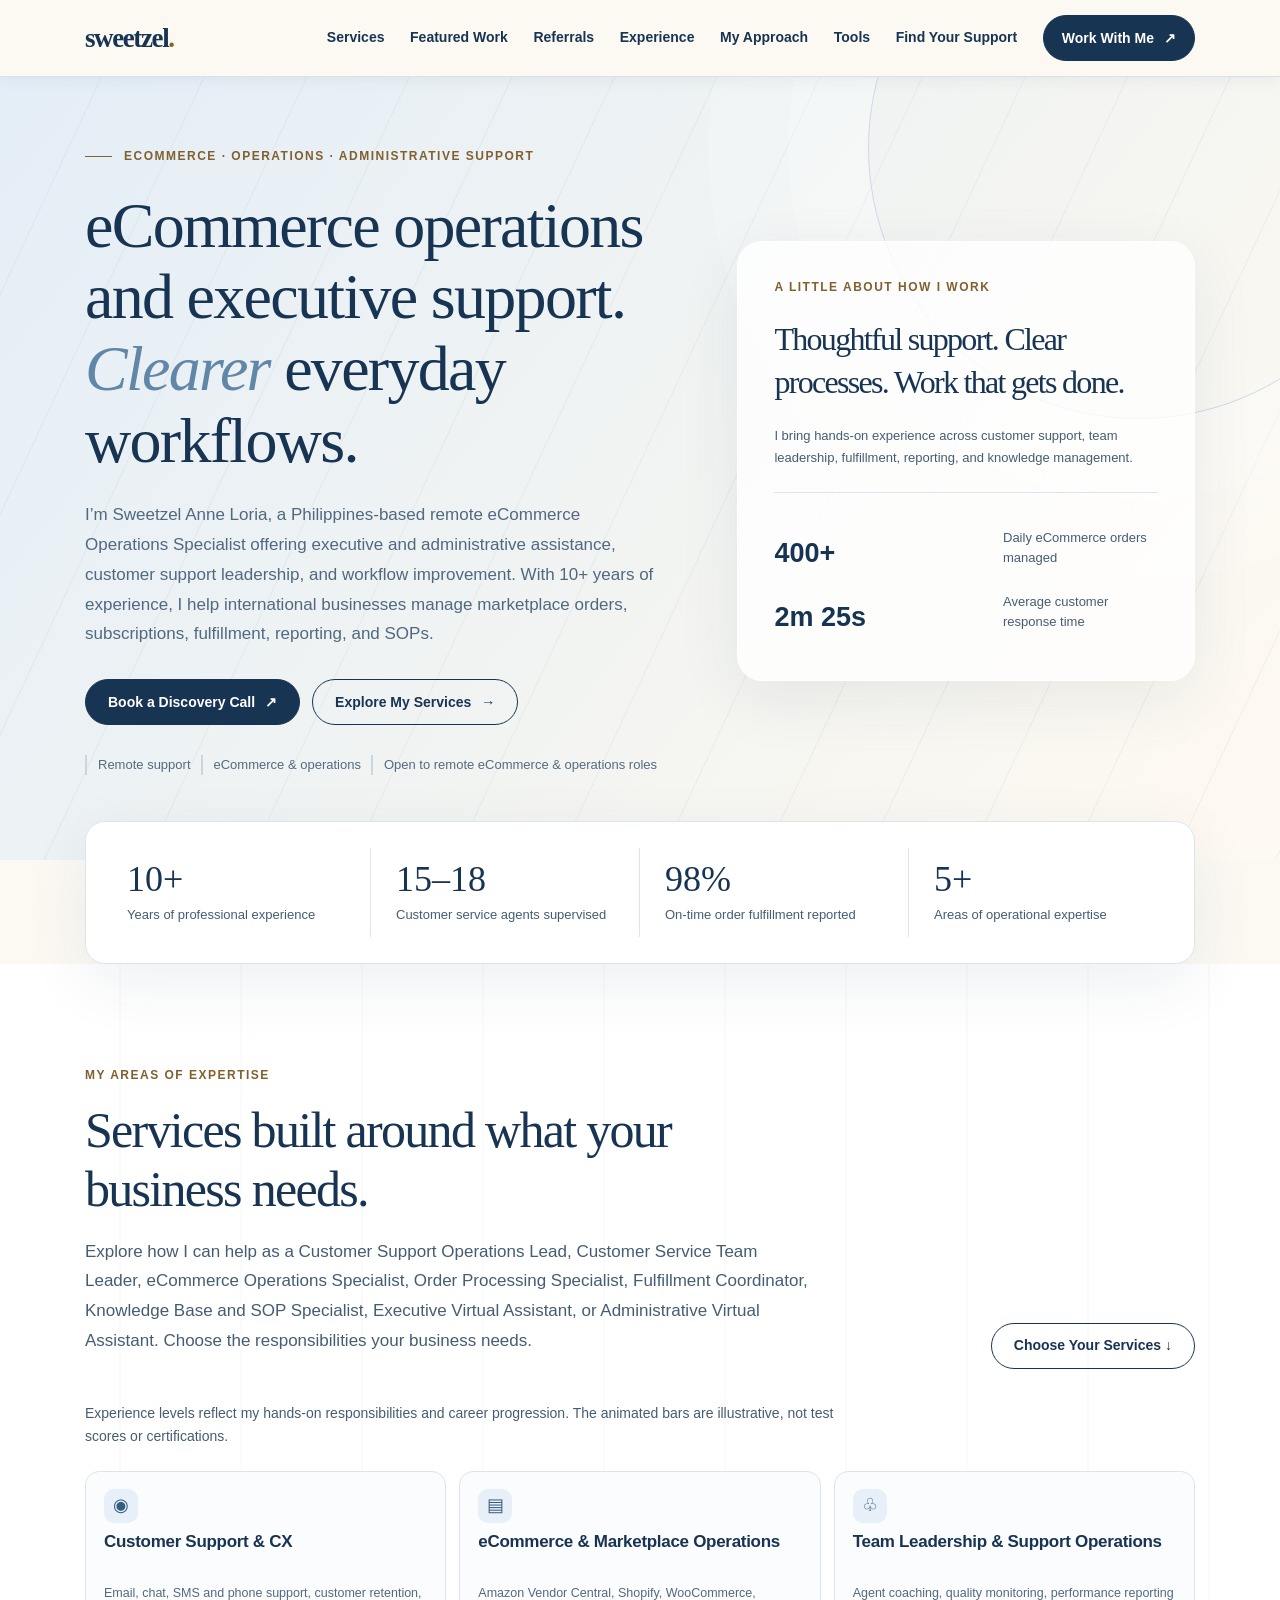
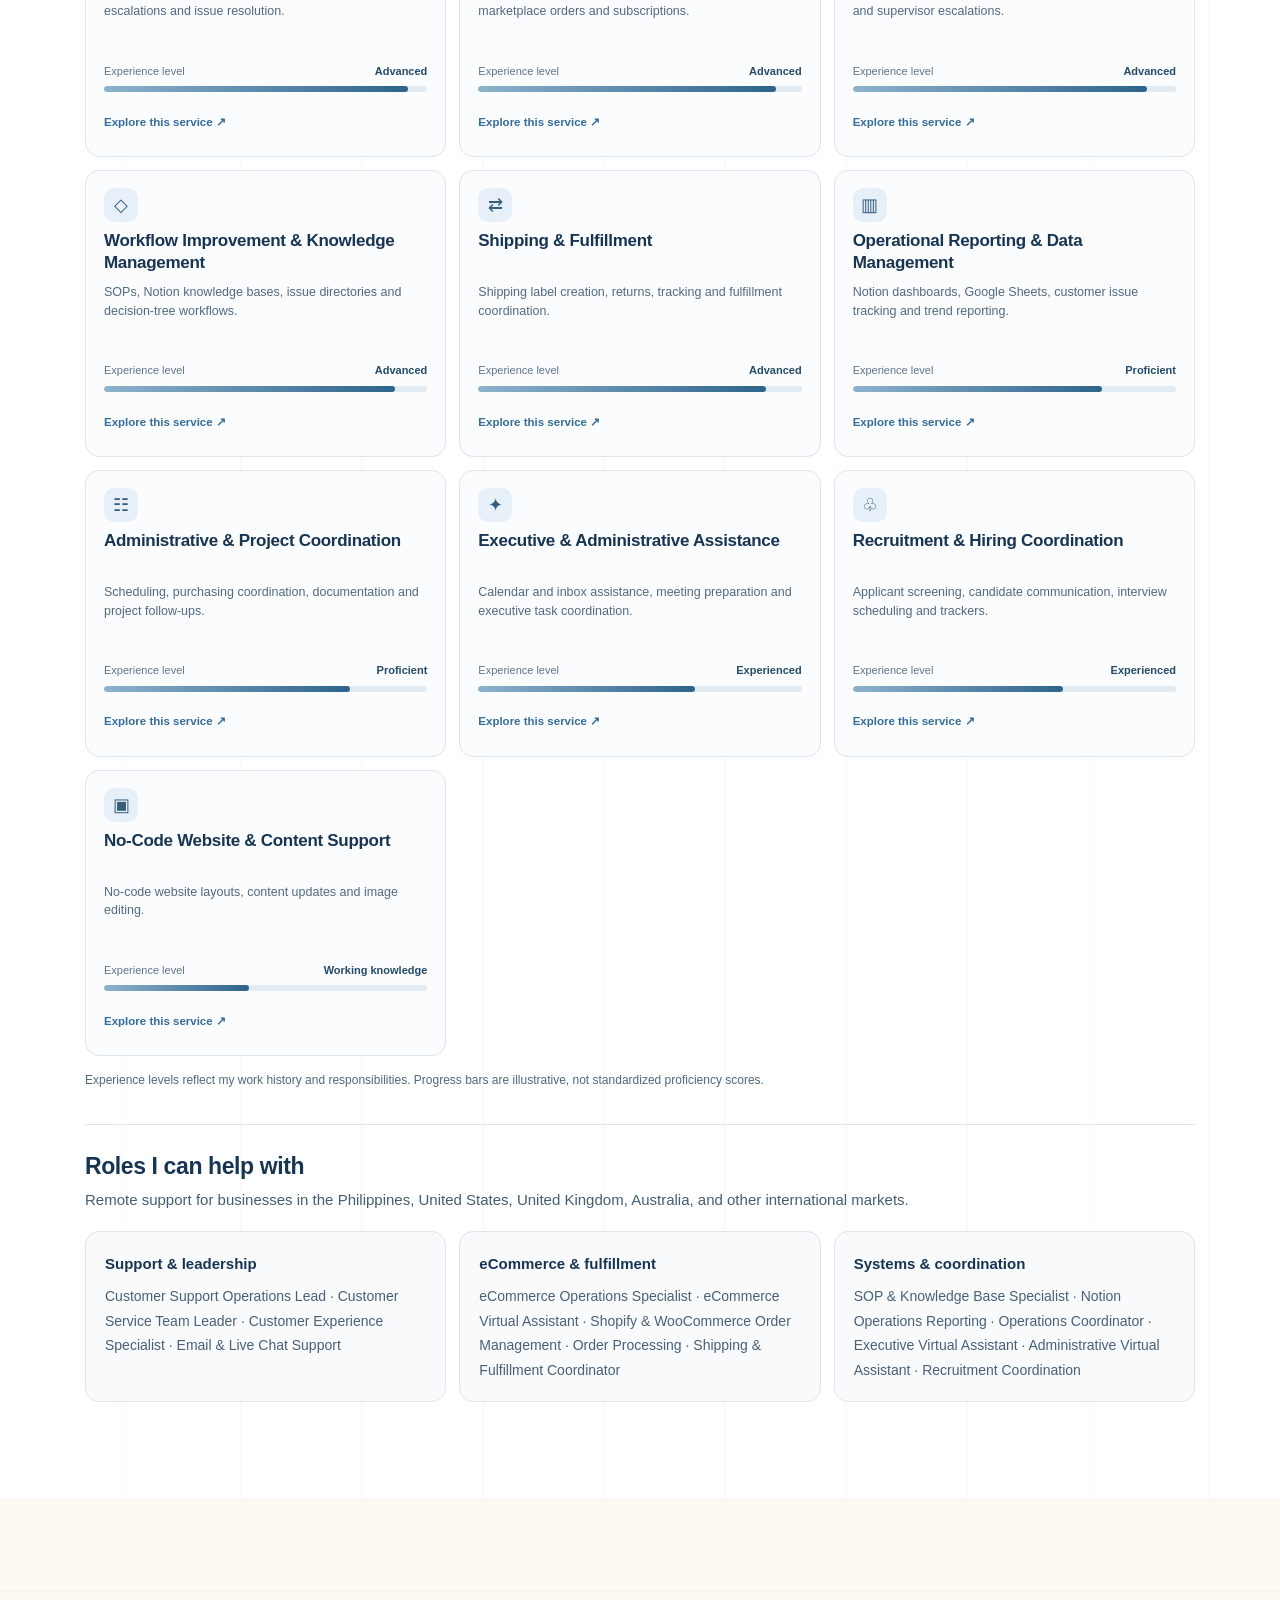
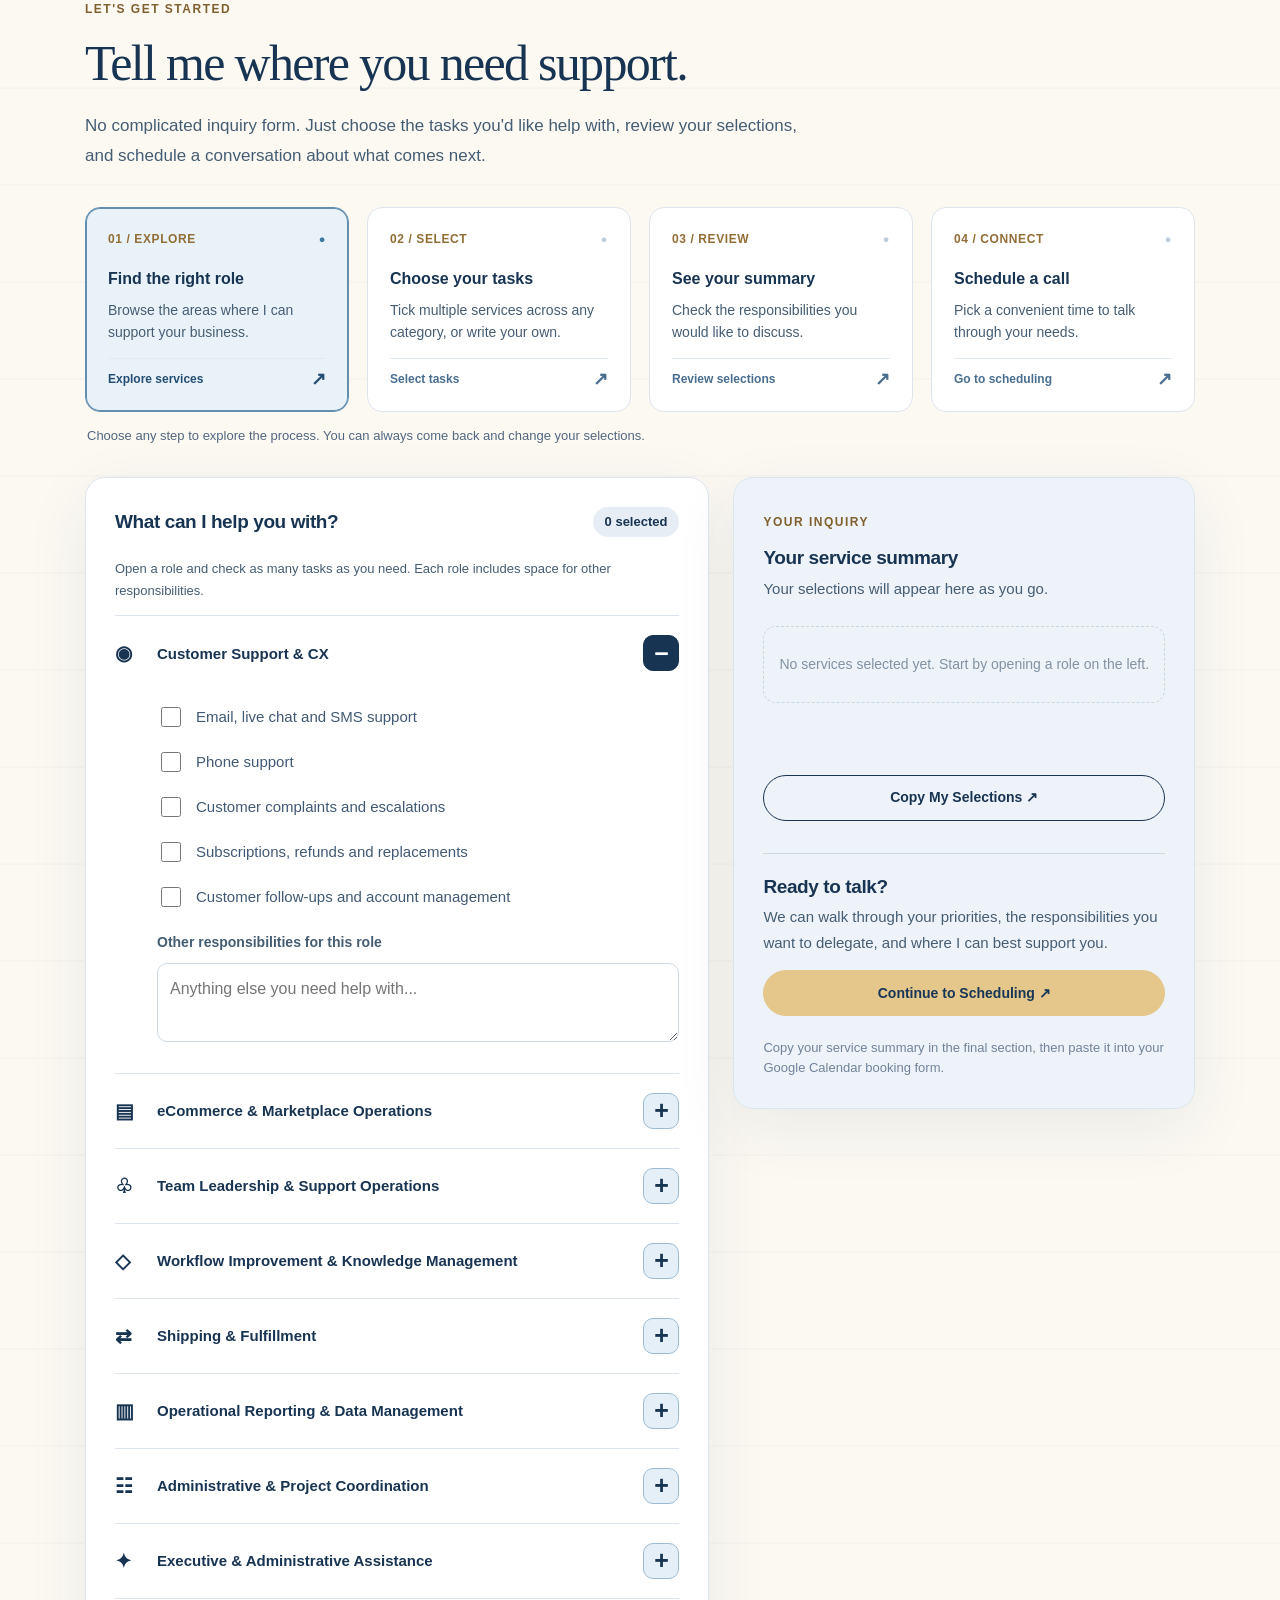
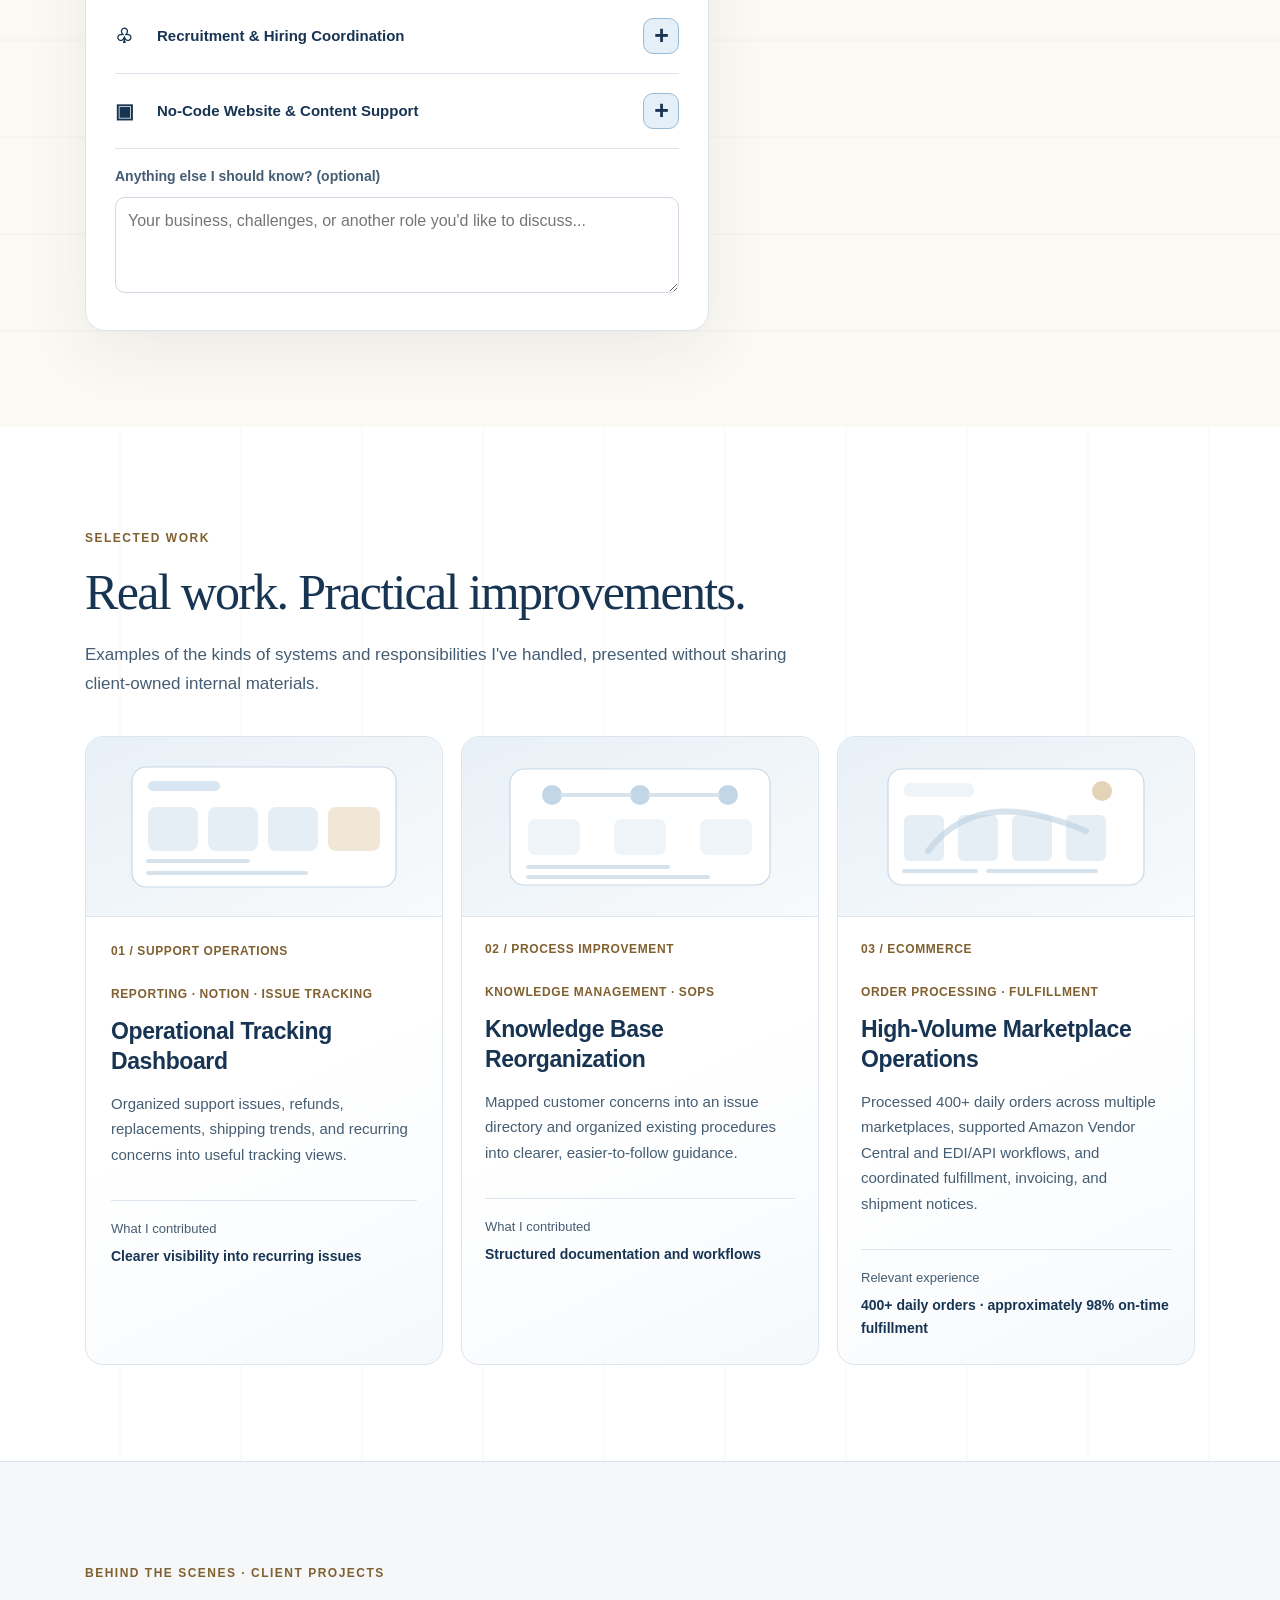
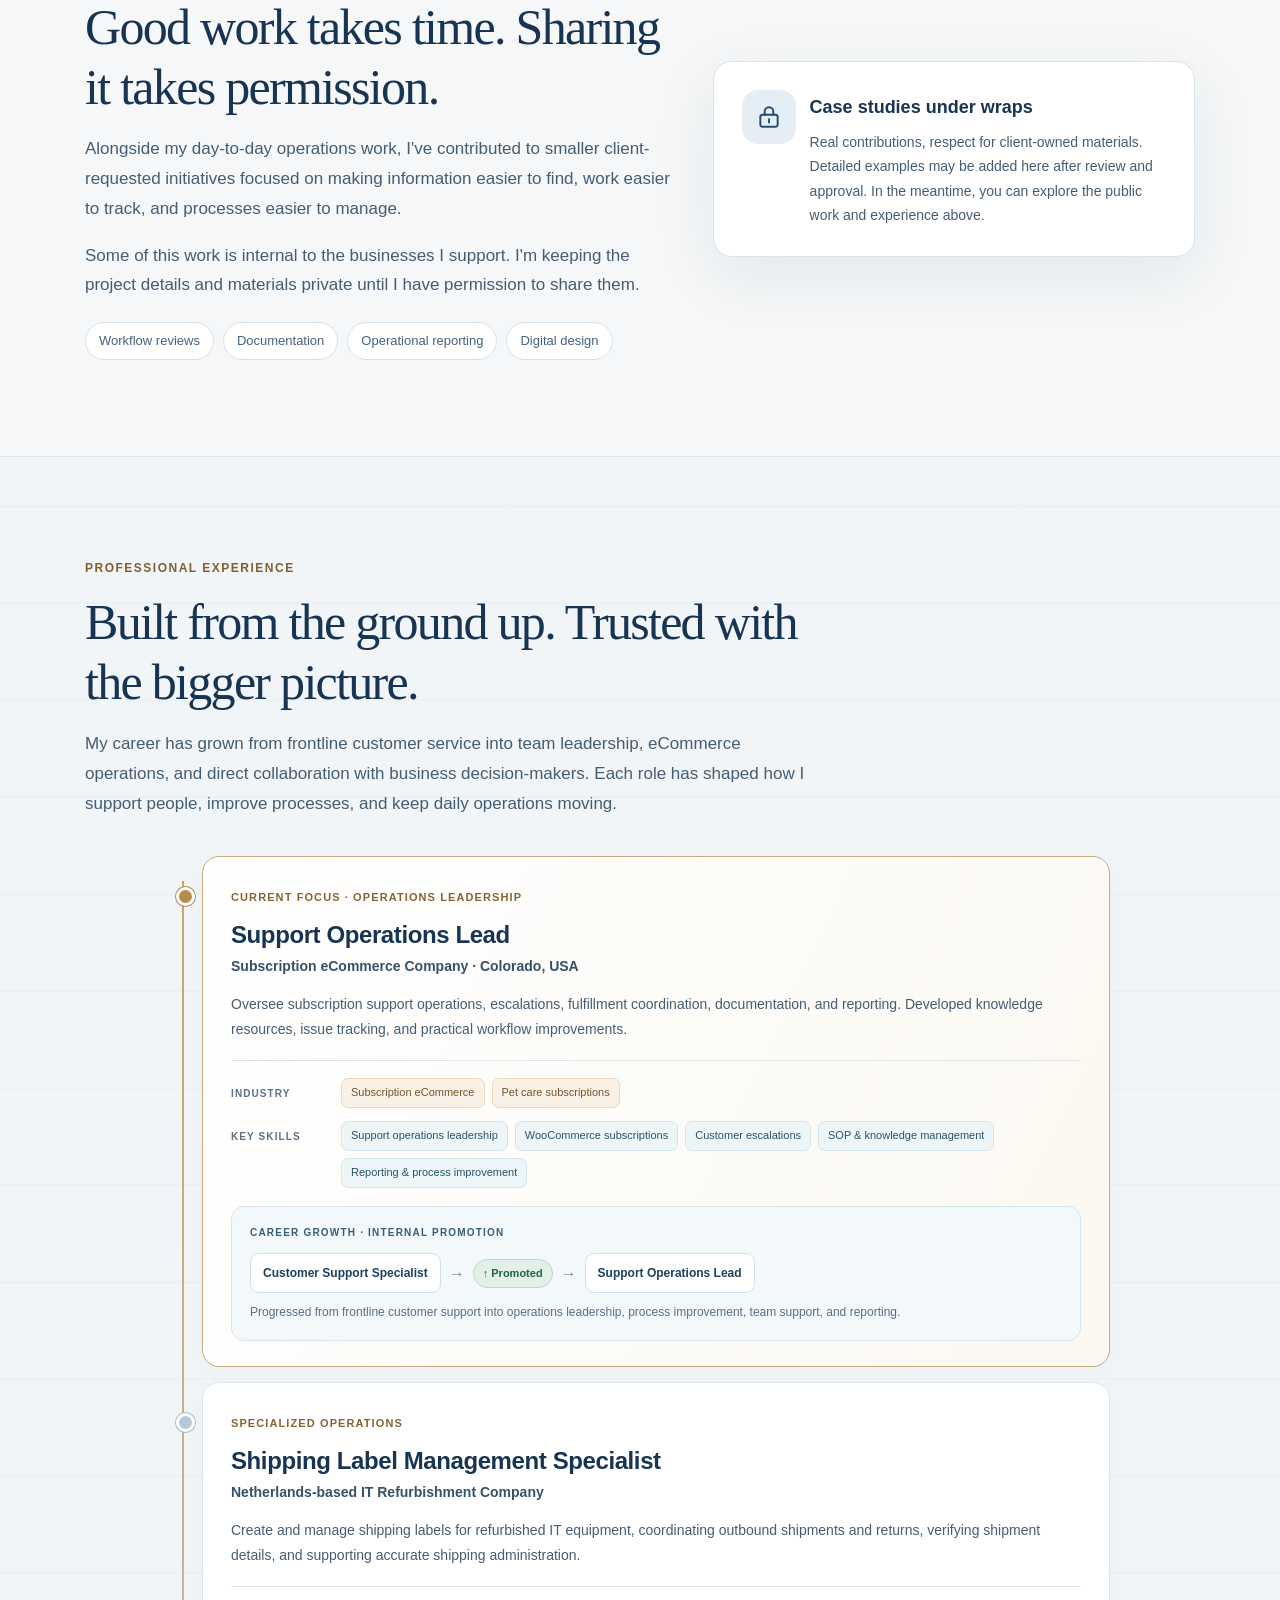
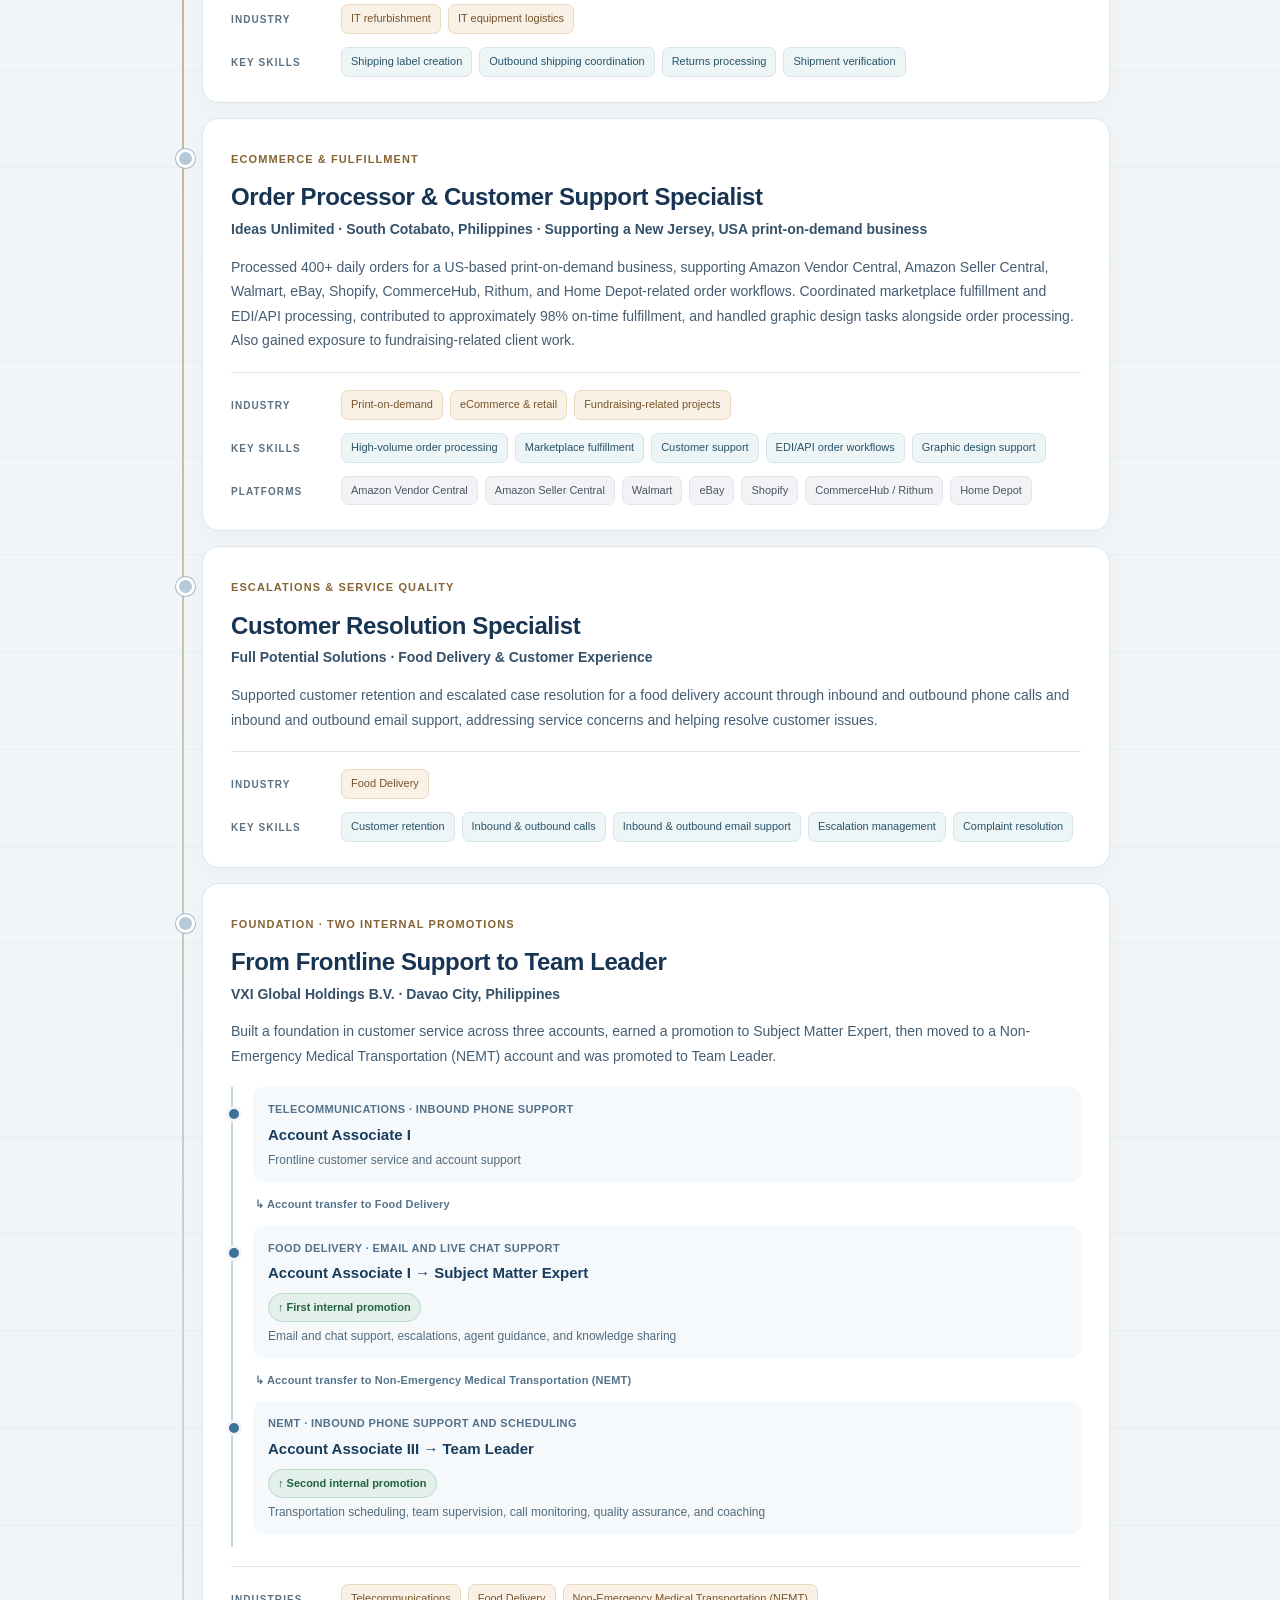
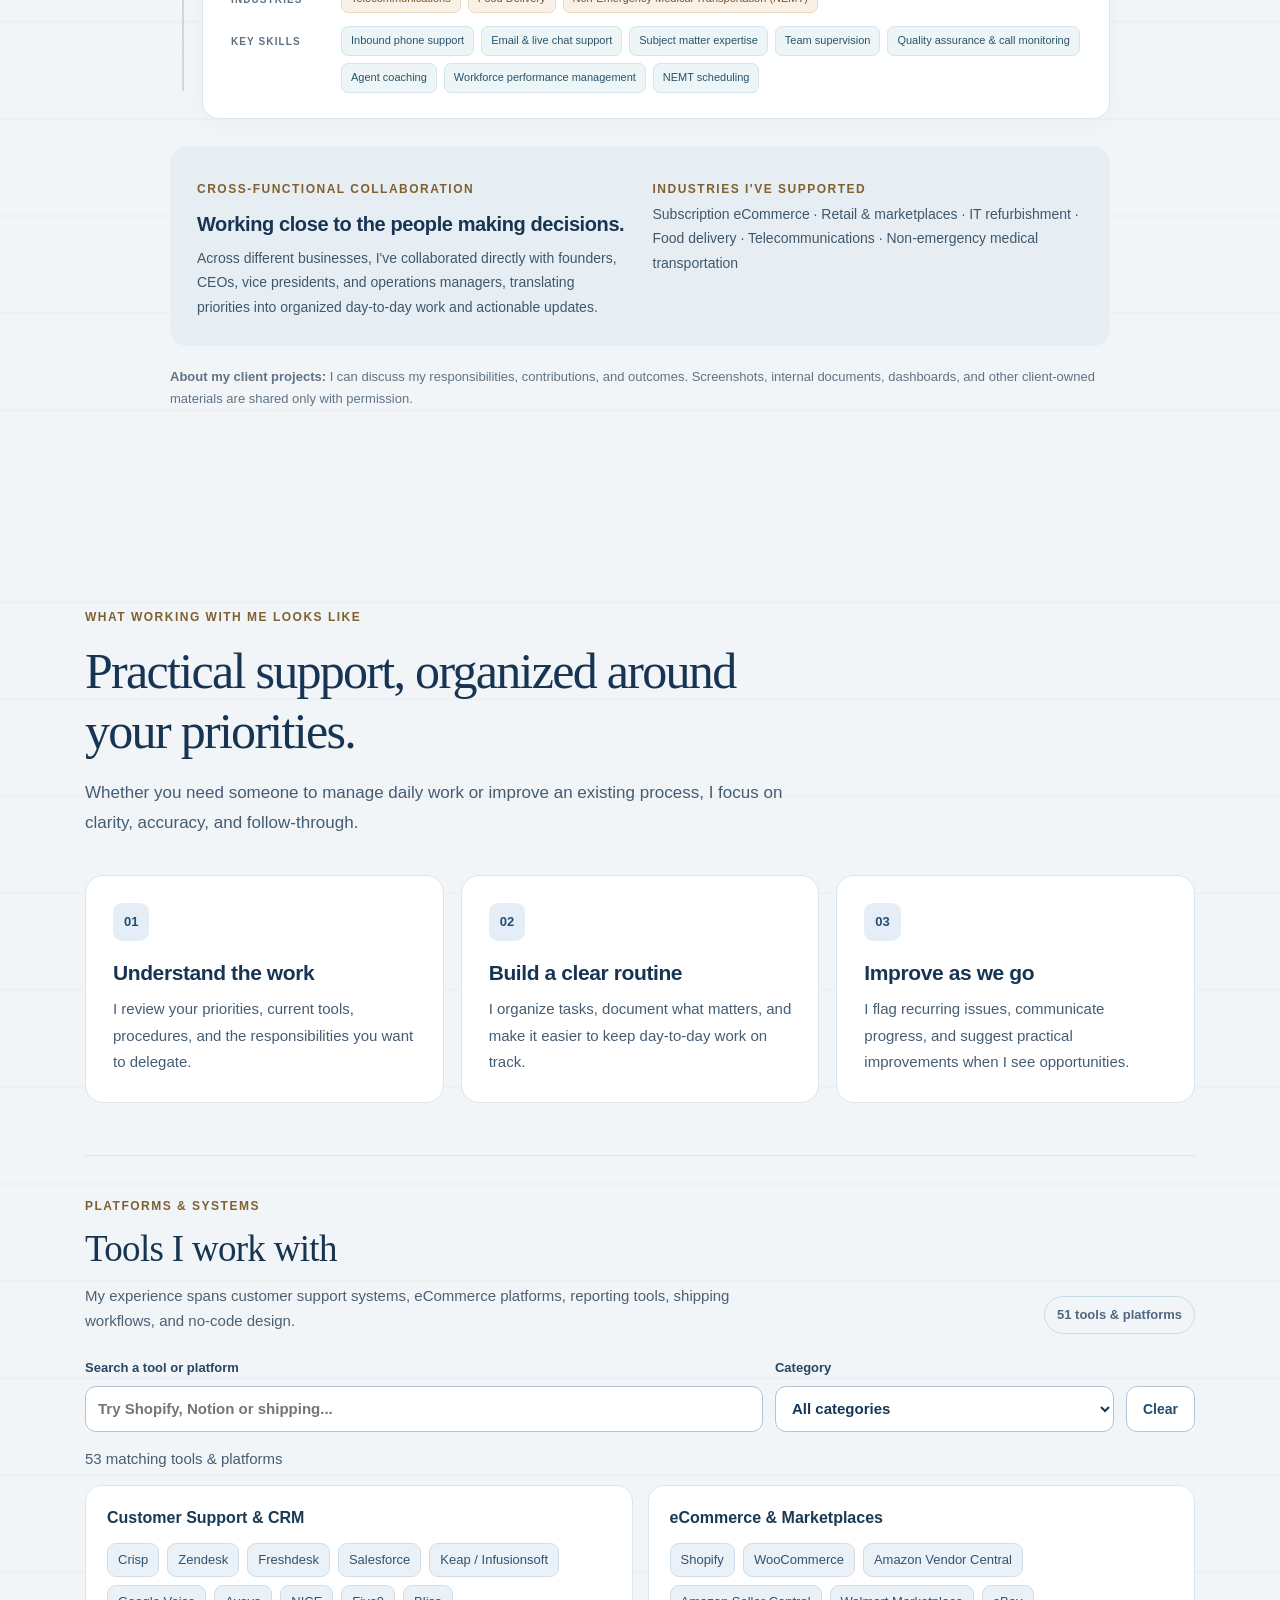
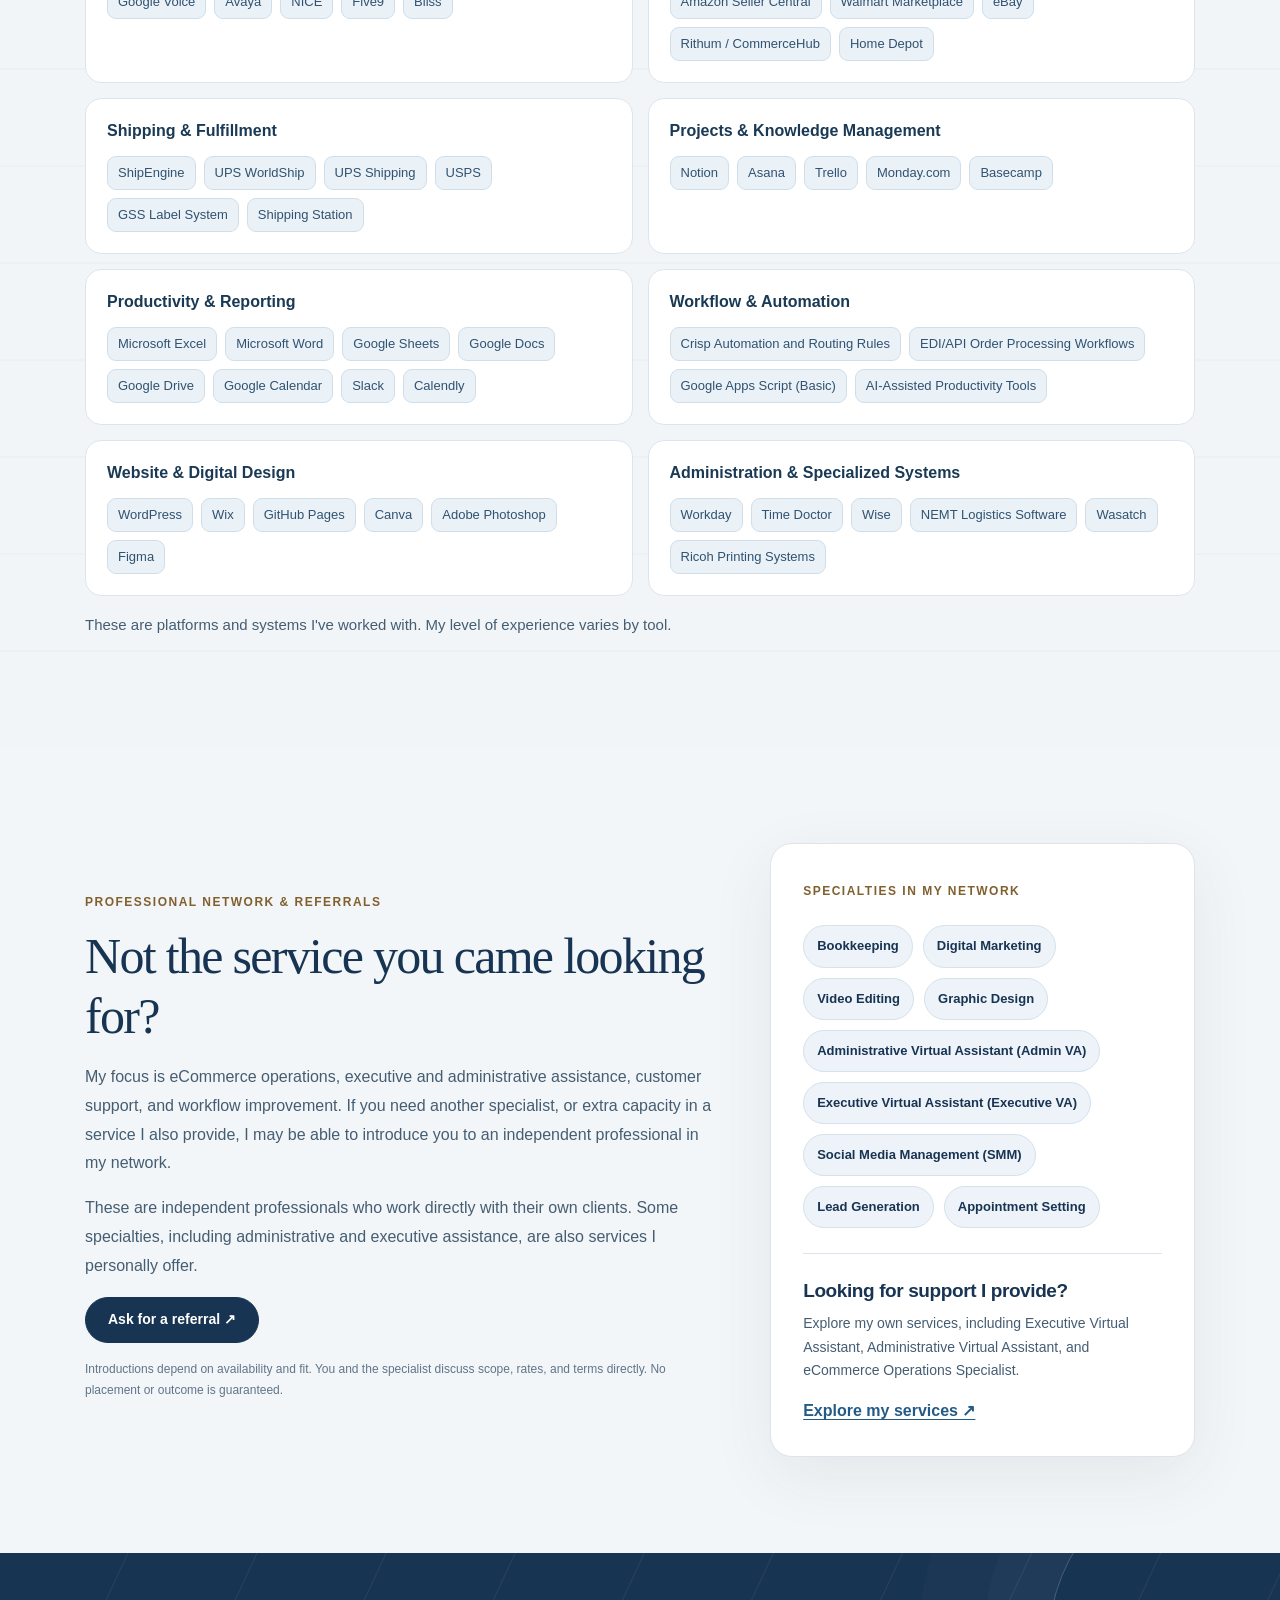
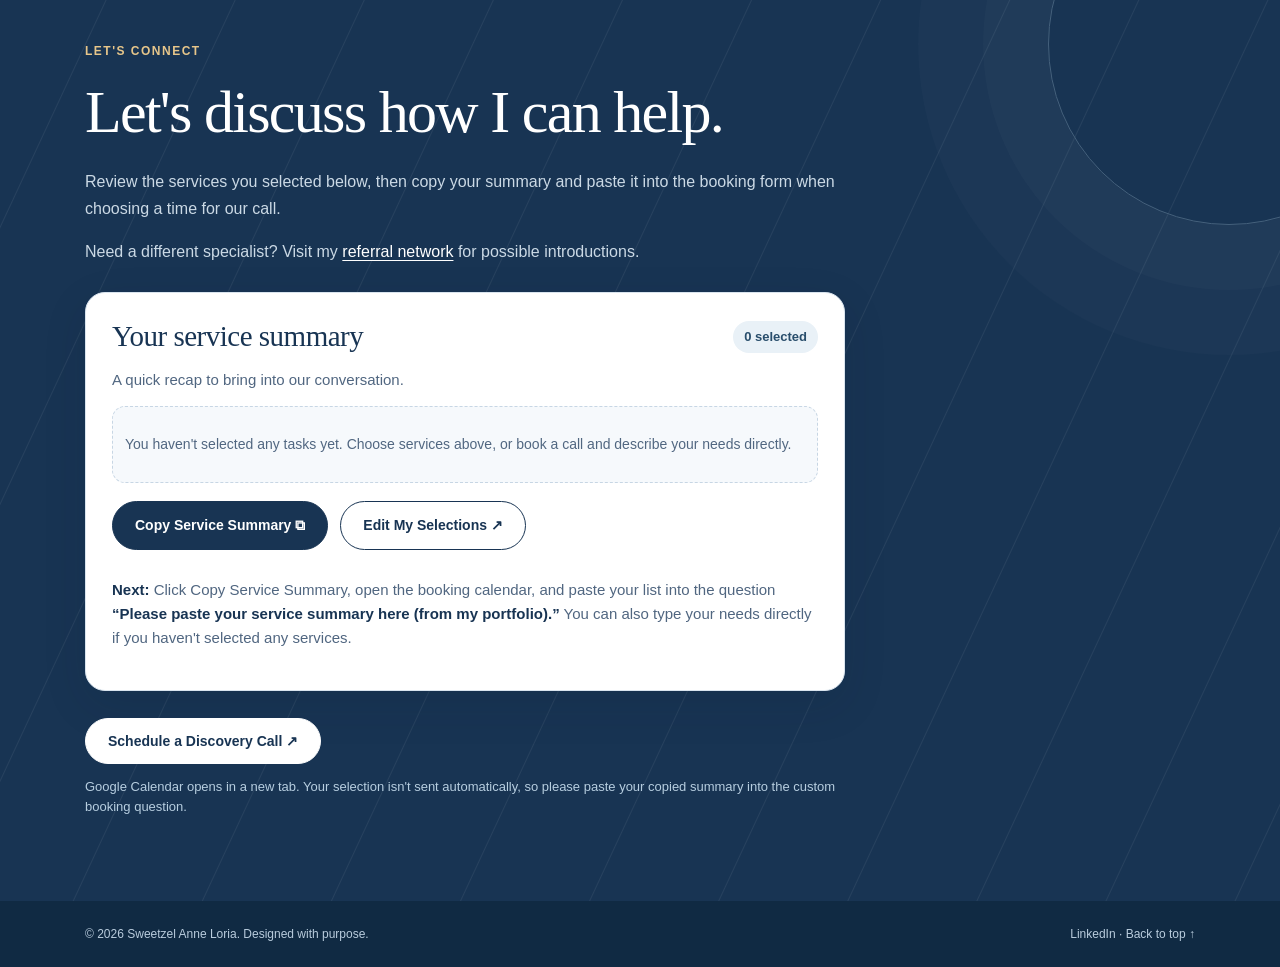
<file: index.html>
<!doctype html>
<html lang="en">
<head>
  <link rel="icon" type="image/png" href="/sweetzel-portfolio/Favicon.png?v=2">
  <link rel="apple-touch-icon" href="/sweetzel-portfolio/Favicon.png">
<meta charset="utf-8"><meta name="viewport" content="width=device-width, initial-scale=1">
<meta name="description" content="Sweetzel Anne Loria provides remote eCommerce operations, executive and administrative assistance, customer support leadership, and SOP development from the Philippines.">
<title>Sweetzel Anne Loria | eCommerce Operations & Support Lead</title>
<meta name="robots" content="index, follow, max-image-preview:large">
<link rel="canonical" href="https://sweetzelloria-droid.github.io/sweetzel-portfolio/">
<meta property="og:type" content="website">
<meta property="og:site_name" content="Sweetzel Anne Loria Portfolio">
<meta property="og:title" content="Sweetzel Anne Loria | eCommerce Operations & Support Lead">
<meta property="og:description" content="Remote eCommerce operations, Amazon Vendor Central, Shopify and WooCommerce order management, fulfillment, SOP development, and support leadership. Based in the Philippines, working with international businesses.">
<meta property="og:url" content="https://sweetzelloria-droid.github.io/sweetzel-portfolio/">
<meta property="og:image" content="https://sweetzelloria-droid.github.io/sweetzel-portfolio/social-preview.png">
<meta property="og:image:width" content="1200">
<meta property="og:image:height" content="630">
<meta property="og:image:alt" content="Sweetzel Anne Loria, eCommerce Operations and Executive Support">
<meta name="twitter:card" content="summary_large_image">
<meta name="twitter:title" content="Sweetzel Anne Loria | Support Operations & eCommerce">
<meta name="twitter:description" content="Remote eCommerce, customer support operations, SOPs and fulfillment support from the Philippines.">
<meta name="theme-color" content="#183453">
<script type="application/ld+json">{"@context":"https://schema.org","@graph":[{"@type":"Person","@id":"https://sweetzelloria-droid.github.io/sweetzel-portfolio/#person","name":"Sweetzel Anne Loria","alternateName":"Sweetzel","url":"https://sweetzelloria-droid.github.io/sweetzel-portfolio/","sameAs":["https://www.linkedin.com/in/sweetzell/"],"knowsAbout":["Customer Support Operations","Customer Service Team Leadership","eCommerce Operations","Shopify Order Management","WooCommerce Subscription Management","Multichannel Marketplace Fulfillment","Amazon Vendor EDI/API Workflows","Amazon Vendor Central","SOP Development","Notion Knowledge Management","Shipping and Fulfillment","Operations Reporting","Executive Virtual Assistance","Administrative Virtual Assistance","Customer Retention"],"description":"Philippines-based support operations and eCommerce professional who works remotely with international businesses."},{"@type":"WebSite","@id":"https://sweetzelloria-droid.github.io/sweetzel-portfolio/#website","url":"https://sweetzelloria-droid.github.io/sweetzel-portfolio/","name":"Sweetzel Anne Loria Portfolio","inLanguage":"en","publisher":{"@id":"https://sweetzelloria-droid.github.io/sweetzel-portfolio/#person"}}]}</script>
<style>
:root{--ink:#183453;--muted:#61748a;--blue:#dfeaf5;--cream:#fcf9f3;--gold:#b79252;--edge:#dce5ed;--paper:#fff;--shadow:0 19px 65px rgba(29,56,86,.075)}*{box-sizing:border-box}html{scroll-behavior:smooth;scroll-padding-top:100px}body{margin:0;background:var(--cream);color:var(--ink);font:15px/1.65 'Segoe UI',Arial,sans-serif}button,input,textarea{font:inherit}button,a{-webkit-tap-highlight-color:transparent}a{color:inherit;text-decoration:none}.wrap{max-width:1170px;margin:auto;padding:0 30px}.topbar{position:sticky;top:0;z-index:40;background:rgba(252,249,243,.94);backdrop-filter:blur(18px);border-bottom:1px solid rgba(24,52,83,.09)}.nav{height:78px;display:flex;align-items:center;justify-content:space-between;gap:20px}.brand{font:700 27px/1.1 Georgia,serif;letter-spacing:-1.4px}.brand b{color:var(--gold)}.navlinks{display:flex;gap:28px;align-items:center;font-size:13px;font-weight:600}.navlinks a:not(.btn):hover{color:var(--gold)}.btn{background:var(--ink);border:1px solid var(--ink);border-radius:100px;padding:12px 22px;display:inline-flex;gap:10px;align-items:center;justify-content:center;color:white;font-size:13px;font-weight:700;cursor:pointer;transition:transform .25s,box-shadow .25s,background .25s}.btn:hover{transform:translateY(-3px);box-shadow:0 11px 27px rgba(24,52,83,.23)}.btn.secondary{background:transparent;color:var(--ink)}.btn.secondary:hover{background:white}.btn.light{background:white;color:var(--ink);border-color:white}.btn.gold{background:var(--gold);border-color:var(--gold);color:#fff}.nav .btn{animation:halo 3s ease-in-out infinite}@keyframes halo{0%,100%{box-shadow:0 0 0 0 rgba(183,146,82,.26)}50%{box-shadow:0 0 0 8px rgba(183,146,82,0)}}.mobileToggle{display:none;border:0;background:none;font-size:25px;color:var(--ink)}.hero{background:linear-gradient(128deg,#e4eef7 0%,#f2f4f2 54%,#fffaf1 100%);position:relative;overflow:hidden}.hero:before{content:'';position:absolute;right:-130px;top:-200px;width:540px;height:540px;border:1px solid #cbdbe9;border-radius:50%;box-shadow:0 0 0 80px rgba(255,255,255,.17),0 0 0 160px rgba(255,255,255,.13)}.heroGrid{display:grid;grid-template-columns:1.12fr .88fr;align-items:center;gap:70px;min-height:620px;padding-top:70px;padding-bottom:85px;position:relative}.eyebrow{display:flex;align-items:center;gap:12px;letter-spacing:2px;text-transform:uppercase;color:#94723f;font-size:11px;font-weight:800}.eyebrow:before{content:'';width:27px;height:1px;background:var(--gold)}h1,h2,h3,p{margin-top:0}h1,h2,.quote{font-family:Georgia,'Times New Roman',serif;font-weight:400;letter-spacing:-1.7px}h1{font-size:clamp(43px,5vw,72px);line-height:1.12;margin:24px 0}h1 em{color:#6187a8;font-weight:400}h2{font-size:clamp(34px,4vw,50px);line-height:1.19;margin:13px 0 17px}h3{font-size:19px;line-height:1.3;letter-spacing:-.4px}.lead{font-size:17px;color:#506980;max-width:575px;line-height:1.8}.heroButtons{display:flex;gap:12px;flex-wrap:wrap;margin:30px 0}.heroMeta{display:flex;gap:10px;flex-wrap:wrap;color:#536b80;font-size:12px}.heroMeta span{border-left:2px solid #c7d6e2;padding-left:11px}.featurePanel{background:rgba(255,255,255,.79);border:1px solid white;border-radius:25px;padding:36px;box-shadow:var(--shadow);position:relative}.panelTop{font-size:11px;color:var(--gold);font-weight:800;text-transform:uppercase;letter-spacing:2px}.featurePanel .quote{font-size:32px;line-height:1.32;margin:22px 0}.featurePanel .miniDivider{height:1px;background:var(--edge);margin:23px 0}.figureRow{display:flex;align-items:flex-end;justify-content:space-between;gap:10px;padding:12px 0}.figureRow strong{font-size:27px;line-height:1.1}.figureRow span{font-size:12px;color:var(--muted);max-width:155px}section{padding:96px 0}.sectionHeading{max-width:730px;margin-bottom:37px}.sectionHeading p{color:var(--muted);font-size:16px;line-height:1.75}.tiny{font-size:11px;text-transform:uppercase;letter-spacing:2px;color:var(--gold);font-weight:800}.stats{margin-top:-39px;position:relative;z-index:4}.statsRow{background:white;border:1px solid var(--edge);border-radius:20px;display:grid;grid-template-columns:repeat(4,1fr);box-shadow:var(--shadow);padding:26px 16px}.stat{padding:10px 25px;border-right:1px solid var(--edge)}.stat:last-child{border:0}.stat strong{display:block;font:400 36px Georgia,serif}.stat span{font-size:12px;color:var(--muted)}.services{background:#fff}.serviceIntro{display:flex;justify-content:space-between;gap:30px;align-items:end}.serviceIntro .sectionHeading{margin-bottom:34px}.serviceGrid{display:grid;grid-template-columns:repeat(3,1fr);gap:16px}.service{background:#fbfcfd;border:1px solid var(--edge);border-radius:17px;padding:25px;min-height:225px;transition:transform .25s,border .25s,box-shadow .25s}.service:hover{transform:translateY(-5px);border-color:#9cb9d2;box-shadow:var(--shadow)}.iconBox{width:44px;height:44px;border-radius:13px;background:#e7f0f8;color:#365c7e;display:flex;align-items:center;justify-content:center;margin-bottom:20px;font-size:23px}.service h3{margin:0 0 9px}.service p{font-size:13px;color:var(--muted);line-height:1.7;margin:0 0 12px}.service a{font-size:12px;color:#356d9b;font-weight:700}.how{background:var(--cream)}.steps{display:grid;grid-template-columns:repeat(4,1fr);gap:12px;position:relative}.step{padding:22px;border-radius:15px;background:white;border:1px solid var(--edge);min-height:166px;position:relative}.step .num{display:block;color:var(--gold);font-weight:800;font-size:12px;margin-bottom:16px}.step strong{display:block;font-size:15px;margin-bottom:8px}.step p{font-size:12px;color:var(--muted)}.step:not(:last-child):after{content:'→';position:absolute;right:-14px;top:60px;z-index:2;background:var(--cream);color:var(--gold);font-size:22px;padding:0 3px}.planner{margin-top:30px;display:grid;grid-template-columns:1.15fr .85fr;gap:24px;align-items:start}.formShell,.summaryShell{background:#fff;border:1px solid var(--edge);border-radius:20px;padding:29px;box-shadow:var(--shadow)}.summaryShell{position:sticky;top:100px;background:#edf3f9}.formHead{display:flex;justify-content:space-between;align-items:center;gap:10px;margin-bottom:21px}.formHead h3{margin:0}.count{background:#e6edf5;border-radius:30px;padding:5px 12px;font-size:11px;font-weight:700}.role{border-top:1px solid var(--edge)}.role:last-of-type{border-bottom:1px solid var(--edge)}.roleBtn{width:100%;display:flex;align-items:center;gap:12px;padding:19px 0;border:0;background:none;color:var(--ink);cursor:pointer;text-align:left;font-weight:700;font-size:14px}.roleBtn .chevron{margin-left:auto;color:var(--muted);font-size:16px}.roleBtn .roleIcon{font-size:20px;width:30px}.roleContent{padding:0 0 23px 42px;display:none}.role.open .roleContent{display:block}.check{display:flex;align-items:flex-start;gap:11px;margin:10px 0;color:#405974;font-size:13px;cursor:pointer}.check input{accent-color:#325d80;width:17px;height:17px;flex-shrink:0;margin-top:2px;cursor:pointer}.otherLabel{display:block;color:var(--muted);font-size:12px;font-weight:700;margin:16px 0 8px}textarea,input[type=text],input[type=email]{width:100%;border:1px solid #cfdae5;border-radius:10px;padding:11px 12px;background:white;outline:none;font-size:13px;color:var(--ink);resize:vertical}textarea:focus,input[type=text]:focus,input[type=email]:focus{border-color:#7fa4c1;box-shadow:0 0 0 3px #dfeaf5}.summaryShell h3{margin:0 0 5px}.summaryShell>p{font-size:13px;color:var(--muted)}.summaryItems{min-height:125px;margin:24px 0}.empty{color:#8192a3;font-size:13px;text-align:center;padding:26px 12px;border:1px dashed #c7d6e4;border-radius:13px}.summaryGroup{margin:13px 0}.summaryGroup strong{font-size:12px;display:block}.summaryGroup ul{margin:6px 0 0;padding-left:20px;color:#566c7e;font-size:12px}.summaryShell .btn{width:100%;margin-bottom:11px}.note{font-size:11px;color:#70839a;line-height:1.6}.projects{background:white}.projectsGrid{display:grid;grid-template-columns:repeat(3,1fr);gap:18px}.project{border:1px solid var(--edge);border-radius:18px;overflow:hidden;background:white}.project:nth-child(2) .projectBody,.project:nth-child(3) .projectBody{padding:23px}.projectBody .tag{color:#9c7b49;text-transform:uppercase;letter-spacing:1px;font-size:10px;font-weight:800}.projectBody h3{margin:10px 0}.projectBody p{color:var(--muted);font-size:13px}.timeline{display:grid;grid-template-columns:1fr 1fr;gap:18px}.experience{background:#f1f5f7}.job{background:#fff;border:1px solid var(--edge);border-radius:15px;padding:25px}.job .period{color:var(--gold);font-size:11px;font-weight:800}.job h3{margin:11px 0 5px}.job p{font-size:13px;color:var(--muted);margin:0}.tools{display:flex;gap:10px;flex-wrap:wrap;margin-top:25px}.tools span{background:#fff;border:1px solid var(--edge);border-radius:50px;padding:8px 13px;font-size:12px;color:#506780}.contact{padding:83px 0;background:var(--ink);color:white;position:relative;overflow:hidden}.contact:after{content:'';position:absolute;width:360px;height:360px;border:1px solid #45617c;border-radius:50%;right:-130px;top:-90px;box-shadow:0 0 0 65px #ffffff05,0 0 0 130px #ffffff04}.contactContent{max-width:790px;position:relative;z-index:2}.contact h2{font-size:clamp(38px,5vw,60px);margin-bottom:20px}.contact p{color:#cbd9e5;font-size:16px}.contact .tiny{color:#e7c68a}.contactBtns{display:flex;gap:12px;flex-wrap:wrap;margin-top:27px}.footer{padding:23px 0;background:#102a43;color:#b9ccdd}.footInner{display:flex;justify-content:space-between;align-items:center;gap:20px;font-size:12px}.footInner a:hover{color:white}.toast{position:fixed;bottom:24px;left:50%;transform:translate(-50%,20px);opacity:0;pointer-events:none;z-index:100;background:#183453;color:#fff;border-radius:12px;padding:12px 20px;box-shadow:var(--shadow);font-size:13px;transition:.25s}.toast.show{opacity:1;transform:translate(-50%,0)}.floating{position:fixed;right:23px;bottom:23px;z-index:25;display:none}.hintBanner{font-size:12px;padding:10px 16px;background:#fff3dc;color:#7b5c28;border:1px solid #efd8ab;border-radius:10px;margin-top:13px}.reveal{opacity:0;transform:translateY(20px);transition:opacity .65s,transform .65s}.reveal.visible{opacity:1;transform:translateY(0)}@media(max-width:900px){.heroGrid{grid-template-columns:1fr;gap:24px;min-height:0;padding-top:70px}.featurePanel{max-width:560px}.serviceGrid,.projectsGrid{grid-template-columns:repeat(2,1fr)}.planner{grid-template-columns:1fr}.summaryShell{position:static}.navlinks{gap:16px}.navlinks a:not(.btn){display:none}.steps{grid-template-columns:repeat(2,1fr)}.step:nth-child(2):after{display:none}}@media(max-width:600px){.wrap{padding:0 20px}.nav{height:68px}.nav .btn{font-size:11px;padding:10px 13px}.heroGrid{padding:54px 20px 68px}.hero:before{width:330px;height:330px;right:-150px}.featurePanel{padding:25px}.featurePanel .quote{font-size:27px}.statsRow{grid-template-columns:repeat(2,1fr);padding:14px 6px}.stat{padding:14px}.stat:nth-child(2){border:0}.stat:nth-child(-n+2){border-bottom:1px solid var(--edge)}.stat strong{font-size:29px}section{padding:70px 0}.serviceGrid,.projectsGrid,.timeline{grid-template-columns:1fr}.service{min-height:0}.serviceIntro{display:block}.steps{gap:10px}.step{padding:16px;min-height:170px}.step:after{display:none!important}.formShell,.summaryShell{padding:19px}.roleContent{padding-left:0}.footInner{flex-direction:column;text-align:center}.floating{display:block}.contact{padding:69px 0}.heroButtons .btn{flex:1}h1{font-size:44px}.navlinks{display:flex}}
@media(prefers-reduced-motion:reduce){html{scroll-behavior:auto}*,*:before,*:after{animation:none!important;transition:none!important}.reveal{opacity:1;transform:none}}
.project{display:flex;min-height:300px;background:linear-gradient(155deg,#fff 55%,#f5f9fc 100%)}.projectBody{display:flex;flex-direction:column;width:100%;padding:30px}.projectNo{font-size:11px;color:#73879c;letter-spacing:1.5px;font-weight:800;margin-bottom:24px}.projectBody h3{font-size:23px;line-height:1.3;margin:14px 0}.projectBody p{font-size:14px;line-height:1.75;flex-grow:1}.projectFoot{border-top:1px solid var(--edge);padding-top:17px;margin-top:18px;display:flex;flex-direction:column;gap:4px}.projectFoot span{font-size:11px;color:var(--muted)}.projectFoot strong{font-size:13px;font-weight:700}.project:hover{border-color:#9cb9d2;box-shadow:var(--shadow);transform:translateY(-3px);transition:transform .25s,box-shadow .25s,border-color .25s}@media(prefers-reduced-motion:reduce){.project:hover{transform:none}}.project{flex-direction:column;overflow:hidden}.projectVector{height:180px;background:linear-gradient(155deg,#e8f0f7 0%,#f8fafb 100%);border-bottom:1px solid var(--edge);display:flex;align-items:center;justify-content:center;padding:18px}.projectSvg{width:100%;max-width:280px;height:140px}.vector-panel{fill:#ffffff;stroke:#c8d8e7;stroke-width:1.2}.vector-soft{fill:#eef4f8}.vector-line{stroke:#b7cddd;stroke-width:6;stroke-linecap:round}.vector-line-thin{stroke:#d7e3ec;stroke-width:4;stroke-linecap:round}.vector-accent{fill:#d7e6f2}.vector-gold{fill:#e3d3b7}.vector-node{fill:#c1d6e6;transition:transform .25s ease,fill .25s ease}.vector-bar{fill:#e6eef5;transition:transform .25s ease}.project:hover .vector-node{fill:#9fc0d8}.project:hover .vector-bar:nth-of-type(1){transform:translateY(-3px)}.project:hover .vector-bar:nth-of-type(2){transform:translateY(2px)}.project:hover .vector-bar:nth-of-type(3){transform:translateY(-2px)}.project:hover .process-a{transform:translateX(2px)}.project:hover .process-b{transform:translateY(-2px)}.project:hover .process-c{transform:translateX(-2px)}.project:hover .vector-dot{transform:scale(1.08);transform-origin:center}@media(max-width:600px){.projectVector{height:160px}.projectSvg{height:120px}}
/* Readability and responsive audit, November 2026 */
:root{--muted:#4b6076}
body{font-size:16px;line-height:1.7;-webkit-text-size-adjust:100%}
h1,h2,h3{overflow-wrap:break-word}
.lead,.sectionHeading p{font-size:17px;line-height:1.75}
.eyebrow,.tiny,.panelTop{font-size:12px;line-height:1.55;letter-spacing:1.5px}
.navlinks{font-size:14px}
.btn{font-size:14px;min-height:46px;line-height:1.35}
.heroMeta,.figureRow span,.stat span,.service a,.step .num,.projectNo,.projectBody .tag,.job .period,.note,.count{font-size:12px;line-height:1.55}
.service p,.step p,.roleBtn,.check,.roleContent textarea,.summaryShell>p,.summaryGroup ul,.projectBody p,.job p,.tools span,.formShell>p{font-size:14px;line-height:1.7}
.roleBtn{min-height:54px}
.check{min-height:28px;gap:12px}
.check input{width:19px;height:19px}
textarea,input[type=text],input[type=email]{font-size:16px;line-height:1.5;min-height:48px}
.otherLabel,.summaryGroup strong,.empty{font-size:14px}
.projectFoot span{font-size:12px}.projectFoot strong{font-size:14px}
.projectBody{padding:25px}
.projectBody h3{font-size:23px}
.reveal{transition:opacity .45s ease,transform .45s ease}
@media(max-width:900px){.heroGrid{gap:26px}.serviceGrid,.projectsGrid{gap:16px}}
@media(max-width:600px){
 .wrap{padding-left:20px;padding-right:20px}
 .nav{height:72px}
 .navlinks .btn{font-size:13px;min-height:44px;padding:10px 14px;white-space:nowrap}
 .brand{font-size:26px}
 .floating{display:none!important}
 .heroGrid{padding-top:46px;padding-bottom:66px;gap:27px}
 h1{font-size:clamp(36px,9vw,44px);line-height:1.17;letter-spacing:-1.2px;margin:19px 0 23px}
 h2{font-size:clamp(31px,8vw,38px);letter-spacing:-1px}
 .lead{font-size:16px;line-height:1.75}
 .heroButtons{gap:10px;display:grid;grid-template-columns:1fr 1fr;margin:25px 0}
 .heroButtons .btn{padding:13px 10px;text-align:center;font-size:13px;min-width:0}
 .heroMeta{gap:8px 12px;font-size:12px}
 .featurePanel{padding:24px}
 .featurePanel .quote{font-size:27px;line-height:1.37}
 .figureRow{gap:12px}.figureRow span{font-size:13px}
 .statsRow{grid-template-columns:repeat(2,minmax(0,1fr));padding:10px 7px}
 .stat{padding:15px 12px}.stat strong{font-size:30px}.stat span{font-size:13px}
 .sectionHeading{margin-bottom:26px}.sectionHeading p{font-size:16px}
 section{padding:68px 0}
 .serviceGrid,.projectsGrid,.timeline{grid-template-columns:minmax(0,1fr)}
 .service{padding:22px;min-height:0}.service p{font-size:14px}
 .steps{grid-template-columns:minmax(0,1fr);gap:10px}
 .step{min-height:0;padding:18px 20px}.step .num{margin-bottom:6px}.step strong{font-size:16px}.step p{margin:0;font-size:14px}
 .planner{grid-template-columns:minmax(0,1fr);gap:16px}
 .formShell,.summaryShell{padding:20px}
 .roleBtn{font-size:14px;min-height:58px;gap:10px}
 .roleBtn .roleIcon{width:26px;flex-shrink:0}
 .roleContent{padding-left:0}
 .summaryShell .btn{width:100%;white-space:normal}
 .projectVector{height:160px}.projectBody{padding:24px}
 .contactBtns{flex-direction:column}.contactBtns .btn{width:100%}
 .contact h2{font-size:36px}.contact p{font-size:16px}
 .footInner{gap:9px;font-size:13px}
}
@media(max-width:360px){
 .wrap{padding-left:16px;padding-right:16px}
 .heroGrid{padding-left:16px;padding-right:16px}
 .navlinks .btn{padding:9px 11px;font-size:12px}
 .heroButtons{grid-template-columns:1fr}.heroButtons .btn{width:100%}
 .featurePanel{padding:20px}
 .stat{padding:13px 9px}.stat strong{font-size:27px}
 .formShell,.summaryShell{padding:16px}
}
@media(prefers-reduced-motion:reduce){html{scroll-behavior:auto}.reveal{opacity:1!important;transform:none!important;transition:none!important}.nav .btn{animation:none!important}.btn,.service,.project,.vector-node,.vector-bar{transition:none!important}}

/* Final legibility, interaction and device-size refinements */
/* Content stays visible even before scrolling or when motion is disabled. */
.reveal{opacity:1;transform:none}
.reveal.visible{opacity:1;transform:none}
:root{--gold:#86622c;--muted:#455d73}
body{overflow-x:clip}
.wrap,.heroGrid,.planner,.serviceGrid,.projectsGrid,.timeline{min-width:0}
.heroGrid>* ,.planner>* ,.serviceGrid>* ,.projectsGrid>* ,.timeline>*{min-width:0}
.navlinks a,.btn,.service a{font-size:14px}
.eyebrow,.tiny,.panelTop,.projectNo,.projectBody .tag,.job .period,.step .num{color:#80602f}
.panelTop,.eyebrow,.tiny{font-size:12px}
.projectBody .tag,.job .period,.projectNo,.step .num{font-size:12px;letter-spacing:.6px}
.heroMeta span,.stat span,.figureRow span,.note,.projectFoot span,.count{font-size:13px}
.service p,.service a,.projectBody p,.job p,.step p,.summaryShell>p,.summaryGroup ul,.check,.roleBtn,.tools span,.formShell>p{font-size:15px}
.service h3,.job h3{font-size:20px}
.summaryGroup strong,.otherLabel,.empty{font-size:14px}
.summaryGroup p{font-size:14px;line-height:1.65}
.btn.gold{background:#e5c68b;border-color:#e5c68b;color:#173657}
.btn.gold:hover{background:#f0d9ad;border-color:#f0d9ad}
.btn:focus-visible,a:focus-visible,button:focus-visible,input:focus-visible,textarea:focus-visible{outline:3px solid #3974a2;outline-offset:3px}
.roleBtn:hover,.roleBtn:focus-visible{color:#255e8e}
.check{padding:5px 0;line-height:1.55}
.check input{width:20px;height:20px}
.roleContent textarea{font-size:16px}
.service a{display:inline-flex;align-items:center;min-height:35px}
.projectVector svg{max-width:100%}
.projectFoot strong{overflow-wrap:anywhere}
.formHead{flex-wrap:wrap}
.count{white-space:nowrap}
@media(max-width:1120px){.navlinks{gap:14px}.navlinks a:not(.btn){display:none}}
@media(min-width:601px) and (max-width:900px){.serviceIntro{align-items:start;flex-wrap:wrap}.serviceIntro>a{margin-bottom:25px!important}.steps{grid-template-columns:repeat(2,minmax(0,1fr))}}
@media(max-width:600px){
 .nav{gap:8px}.navlinks{flex-shrink:0}.brand{font-size:25px}
 .heroButtons{grid-template-columns:1fr 1fr}.heroButtons .btn{min-height:50px;font-size:14px}
 .serviceIntro>a{margin-bottom:18px!important}
 .heroMeta{line-height:1.6}
 .service p,.service a,.step p,.job p,.projectBody p,.check,.roleBtn,.summaryShell>p,.summaryGroup ul,.formShell>p{font-size:15px}
 .figureRow strong{font-size:25px}.figureRow span{font-size:13px}
 .stat span{font-size:13px}
 .roleBtn{line-height:1.45;overflow-wrap:anywhere}
 .summaryShell{scroll-margin-top:80px}
 .projectBody h3{font-size:22px}
 .contact h2{font-size:clamp(31px,8vw,38px);line-height:1.2}
 .contactBtns .btn{min-height:51px}
 .tools{gap:8px}.tools span{padding:8px 11px;font-size:13px}
}
@media(max-width:380px){
 .heroButtons{grid-template-columns:1fr}
 .heroButtons .btn{font-size:14px}
 .navlinks .btn{font-size:12px;min-height:42px;padding:9px 11px}
 .brand{font-size:23px}
 .stat strong{font-size:26px}
 .roleBtn .roleIcon{width:22px}
}
@media(hover:none){.service:hover,.project:hover,.btn:hover{transform:none}}
@media(prefers-reduced-motion:reduce){.project:hover .vector-node,.project:hover .vector-bar,.project:hover .process-a,.project:hover .process-b,.project:hover .process-c,.project:hover .vector-dot{transform:none!important}}


/* Clean persistent navigation and responsive menus */
.topbar{position:sticky!important;top:0;z-index:1000;background:rgba(252,249,243,.98);border-bottom:1px solid #d8e2eb;box-shadow:0 3px 15px rgba(24,52,83,.06)}
.nav{display:flex;align-items:center;justify-content:space-between;gap:20px;min-height:76px;height:auto;padding-top:10px;padding-bottom:10px}
.brand{flex-shrink:0;font-size:27px;line-height:1.2}
.navlinks{display:flex!important;align-items:center;justify-content:flex-end;gap:clamp(12px,2vw,27px);font-size:14px;min-width:0}
.navlinks a:not(.btn){display:inline-flex!important;align-items:center;min-height:44px;white-space:nowrap;font-size:14px;font-weight:600}
.navlinks .navCta{white-space:nowrap;padding:12px 18px;min-height:46px}
.mobileToggle{display:none;align-items:center;gap:8px;min-height:44px;min-width:44px;border:1px solid #cbd9e6;border-radius:12px;background:#fff;color:var(--ink);font-weight:700;padding:9px 12px;cursor:pointer}
.hamburger{width:20px;display:flex;flex-direction:column;gap:4px}.hamburger i{width:20px;height:2px;border-radius:3px;background:var(--ink);display:block}
.menuText{font-size:14px}
.approach{background:#f1f5f7}.approachGrid{display:grid;grid-template-columns:repeat(3,minmax(0,1fr));gap:17px}.approachCard{background:#fff;border:1px solid var(--edge);border-radius:18px;padding:27px}.approachCard h3{margin:18px 0 10px;font-size:21px}.approachCard p{margin:0;color:var(--muted);font-size:15px;line-height:1.75}.approachMark{display:inline-flex;padding:8px 11px;background:#e5eef6;color:#254d72;border-radius:9px;font-size:13px;font-weight:800}.toolSection{margin-top:42px}.toolSection h3{margin-bottom:5px}.toolSection p{color:var(--muted);font-size:15px;margin-bottom:14px}
@media(max-width:1120px){
 .nav{min-height:72px}.mobileToggle{display:flex!important}.navlinks{display:none!important;position:absolute;top:100%;left:0;right:0;background:#fcf9f3;border-bottom:1px solid #cbd9e6;box-shadow:0 15px 28px rgba(24,52,83,.13);padding:15px max(20px,calc((100vw - 1170px)/2));flex-direction:column;align-items:stretch;gap:3px}
 .navlinks.is-open{display:flex!important}.navlinks a:not(.btn){display:flex!important;padding:11px 13px;width:100%;font-size:16px;min-height:48px;border-radius:9px}.navlinks a:hover{background:#e9f0f6}.navlinks .navCta{margin-top:8px;width:100%;min-height:50px}
 .approachGrid{grid-template-columns:repeat(2,minmax(0,1fr))}
}
@media(max-width:600px){.nav{min-height:68px}.brand{font-size:25px}.navlinks{padding:13px 20px}.approachGrid{grid-template-columns:1fr}.approachCard{padding:23px}.toolSection{margin-top:29px}.sectionHeading{max-width:100%}}
@media(max-width:360px){.brand{font-size:23px}.mobileToggle{padding:9px 10px}.navlinks{padding:12px 16px}}
@media(prefers-reduced-motion:reduce){.nav .btn{animation:none!important}}

/* Inquiry form details and consistent input legibility */
.inquiryDetails{border-top:1px solid #cbd9e6;margin-top:22px;padding-top:18px}
.inquiryDetails h3{margin:0 0 3px;font-size:17px}
.inquiryDetails p{font-size:13px;color:var(--muted);margin:0}
.inquiryDetails input{width:100%;border:1px solid #cfdae5;border-radius:10px;padding:12px;font-size:15px;background:#fff;color:var(--ink)}
.inquiryDetails .otherLabel{margin:11px 0 5px}
#emailNotice{margin:0 0 14px;line-height:1.55}
/* Clickable client journey. Clear active state; no floating overlays. */
.journeyStep{font-family:inherit;color:var(--ink);text-align:left;cursor:pointer;appearance:none;display:flex;flex-direction:column;align-items:stretch;width:100%;min-height:205px;transition:background .22s,border-color .22s,box-shadow .22s,transform .22s}
.journeyStep .num{display:flex;align-items:center;justify-content:space-between;gap:10px;color:#926e36}
.journeyStep .stepState{font-size:11px;color:#bdcddc}
.journeyStep strong{font-size:16px}.journeyStep p{font-size:14px;line-height:1.55;flex:1;margin-bottom:14px}
.journeyStep .stepAction{font-size:12px;font-weight:750;color:#496e90;display:flex;align-items:center;justify-content:space-between;border-top:1px solid #e2eaf0;padding-top:10px}
.journeyStep:hover{border-color:#8baecb;box-shadow:0 9px 22px rgba(24,52,83,.08);transform:translateY(-2px)}
.journeyStep.is-active{background:#e9f2f9;border-color:#638eaf;box-shadow:inset 0 0 0 1px #638eaf}
.journeyStep.is-active .stepState{color:#3c789e}.journeyStep.is-active .stepAction{color:#234e73}
.journeyStep.has-selection .stepState{color:#4b886e}
.journeyStep:focus-visible{outline:3px solid #365f87;outline-offset:3px}
.journeyHint{font-size:13px;color:#526780;margin:14px 2px 0;line-height:1.6}
#serviceForm,#serviceSummary,#contact,#services{scroll-margin-top:110px}
@media(max-width:900px){.journeyStep{min-height:182px}}
@media(max-width:600px){.journeyStep{min-height:0;padding:18px 20px}.journeyStep .num{margin-bottom:7px}.journeyStep p{margin-bottom:10px;font-size:14px}.journeyStep .stepAction{font-size:13px}.journeyHint{font-size:13px}}
@media(prefers-reduced-motion:reduce){.journeyStep{transition:none!important}.journeyStep:hover{transform:none}}

/* Booking handoff: a readable, always-visible service recap */
.bookingRecap{background:#fff;color:var(--ink);padding:26px;border:1px solid #d9e4ee;border-radius:20px;box-shadow:0 14px 45px rgba(5,25,50,.11);margin:27px 0 24px;max-width:760px}
.bookingRecapTop{display:flex;justify-content:space-between;align-items:center;gap:12px;flex-wrap:wrap;margin-bottom:14px}
.bookingRecap h3{font:400 clamp(23px,3vw,29px)/1.2 Georgia,serif;letter-spacing:-.5px;margin:0;color:var(--ink)}
.bookingRecap .recapCount{background:#e9f1f7;color:#294e6c;font-size:13px;font-weight:700;padding:5px 11px;border-radius:22px}
.bookingRecap p{color:#506680;font-size:15px;margin:0 0 14px;line-height:1.6}
.bookingRecapList{color:var(--ink);font-size:15px;line-height:1.65;max-height:300px;overflow:auto;overflow-wrap:anywhere}
.bookingRecapList .summaryGroup{border-top:1px solid #e6edf3;padding:10px 0;margin:0}
.bookingRecapList .summaryGroup strong{font-size:15px;color:#183453}
.bookingRecapList .summaryGroup ul{color:#3d5672;font-size:14px;line-height:1.7}
.bookingRecap .empty{background:#f6f9fc;text-align:left;color:#516781;font-size:14px}
.bookingRecapActions{display:flex;flex-wrap:wrap;gap:12px;margin:18px 0 7px}
.bookingRecapActions .btn{min-height:49px;font-size:14px}
.bookingHelp{color:#516781;font-size:14px;line-height:1.65;margin:12px 0 0}
.bookingHelp strong{color:#183453}
.bookingRecap .copyStatus{font-size:13px;color:#315d7f;min-height:20px;margin-top:8px}
@media(max-width:600px){.bookingRecap{padding:20px;margin:24px 0}.bookingRecapActions{flex-direction:column}.bookingRecapActions .btn{width:100%;justify-content:center}.bookingRecapList{max-height:350px}}

/* Accessible, clearly visible expand/collapse controls */
.roleBtn .chevron{margin-left:auto;flex:0 0 36px;width:36px;height:36px;border-radius:10px;display:inline-flex;align-items:center;justify-content:center;background:#e5eff7;border:1.5px solid #9bbbd4;color:#183453;font:700 25px/1 Arial,sans-serif;transition:background .2s ease,color .2s ease,transform .2s ease}
.roleBtn:hover .chevron,.roleBtn:focus-visible .chevron{background:#183453;color:#fff;border-color:#183453}
.role.open .chevron{background:#183453;color:#fff;border-color:#183453}
.roleBtn{gap:12px;min-height:66px}.roleBtn>span:nth-child(2){flex:1;min-width:0}
@media(max-width:600px){.roleBtn .chevron{flex-basis:38px;width:38px;height:38px;font-size:26px}.roleBtn{min-height:68px}}

/* Animated four-step journey: movement communicates forward progress. */
.journeyStep .stepAction > span[aria-hidden="true"]{display:inline-block;font-size:18px;line-height:1;transition:transform .3s ease,color .3s ease}
.journeyStep:hover .stepAction > span[aria-hidden="true"],
.journeyStep:focus-visible .stepAction > span[aria-hidden="true"]{transform:translate(4px,-3px);color:#1f608f}
.journeyStep.is-active .stepAction > span[aria-hidden="true"]{animation:journeyNudge 2.3s ease-in-out infinite}
.journeyStep.is-moving-next .stepAction > span[aria-hidden="true"]{animation:journeyGo .65s cubic-bezier(.2,.75,.3,1) both}
.journeyStep.is-moving-next:not(:last-child)::after{animation:journeyConnectorGo .65s ease-in-out both;color:#2c6c9c}
@keyframes journeyNudge{0%,78%,100%{transform:translate(0,0)}89%{transform:translate(4px,-3px)}}
@keyframes journeyGo{0%{transform:translate(0,0);opacity:1}50%{transform:translate(9px,-5px);opacity:.7}100%{transform:translate(0,0);opacity:1}}
@keyframes journeyConnectorGo{0%,100%{transform:translateX(0)}45%{transform:translateX(8px)}}
@media(max-width:900px){.journeyStep:nth-child(2)::after{display:none}}
@media(max-width:600px){.journeyStep .stepAction > span[aria-hidden="true"]{font-size:19px}}
@media(prefers-reduced-motion:reduce){.journeyStep .stepAction > span[aria-hidden="true"],.journeyStep.is-moving-next:not(:last-child)::after{animation:none!important;transition:none!important;transform:none!important}}

/* Clean journey layout: no arrows or rectangular overlays between cards. */
.steps .step:not(:last-child)::after,
.steps .journeyStep::after{content:none!important;display:none!important;animation:none!important}
.steps{gap:18px}
@media(max-width:900px){.steps{gap:15px}}
@media(max-width:600px){.steps{gap:12px}}

/* Searchable, static-HTML tools directory: crawlable with or without JavaScript */
.toolSection{scroll-margin-top:105px;margin-top:52px;padding-top:35px;border-top:1px solid var(--edge)}
.toolSectionHead{display:flex;justify-content:space-between;align-items:end;gap:20px;margin-bottom:23px}
.toolSection h3{font:400 clamp(28px,3vw,37px)/1.2 Georgia,'Times New Roman',serif;letter-spacing:-.7px;margin:9px 0 11px}
.toolSectionHead p{font-size:15px;line-height:1.7;color:#4b6075;max-width:680px;margin:0}
.toolTotal{white-space:nowrap;color:#506880;font-size:13px;font-weight:650;padding:7px 12px;border:1px solid #cbdce9;border-radius:99px}
.toolControls{display:grid;grid-template-columns:minmax(0,2fr) minmax(190px,1fr) auto;gap:12px;align-items:end;margin-bottom:14px}
.toolControls label{font-size:13px;color:#274663;font-weight:700;display:flex;flex-direction:column;gap:7px;min-width:0}
.toolControls input,.toolControls select{width:100%;height:46px;min-width:0;padding:10px 12px;border:1px solid #afc5d9;border-radius:11px;background:#fff;color:#173657;font:inherit;font-size:15px;outline:none}
.toolControls input:focus-visible,.toolControls select:focus-visible,.toolReset:focus-visible{outline:3px solid #86b0d1;outline-offset:2px}
.toolReset{height:46px;padding:0 16px;border:1px solid #b2c8da;border-radius:11px;color:#214e73;background:#fff;font:700 14px 'Segoe UI',Arial,sans-serif;cursor:pointer}
.toolReset:hover{background:#e8f0f7}
.toolMatchCount{font-size:13px;color:#526a7f;margin:0 0 17px}
.toolGroups{display:grid;grid-template-columns:repeat(2,minmax(0,1fr));gap:15px}
.toolGroup{padding:21px;background:#fff;border:1px solid var(--edge);border-radius:16px;min-width:0}
.toolGroup h4{font:700 16px/1.35 'Segoe UI',Arial,sans-serif;margin:0 0 14px;color:#193954}
.toolTags{display:flex;flex-wrap:wrap;gap:8px}
.toolChip{background:#eaf2f8;border:1px solid #d0deea;padding:7px 10px;border-radius:9px;color:#315270;font-size:13px;line-height:1.4;overflow-wrap:anywhere}
.toolGroup[hidden],.toolChip[hidden],.toolEmpty[hidden]{display:none!important}
.toolEmpty{background:#fff;border:1px dashed #bbccda;border-radius:12px;padding:22px;text-align:center;color:#526c84;font-size:14px}
.toolDisclaimer{color:#60758a;font-size:12px;line-height:1.6;margin-top:17px}
@media(max-width:700px){.toolSectionHead{align-items:start;flex-direction:column}.toolControls{grid-template-columns:1fr 1fr}.toolSearchLabel{grid-column:1/-1}.toolGroups{grid-template-columns:1fr}.toolGroup{padding:18px}.toolControls select{font-size:14px}}
@media(max-width:420px){.toolControls{grid-template-columns:1fr}.toolSearchLabel{grid-column:auto}.toolControls input,.toolControls select,.toolReset{height:46px}}

/* Search-friendly role overview, matching the existing design */
.roleKeywords{margin-top:33px;border-top:1px solid var(--edge);padding-top:27px}
.roleKeywords h3{font-size:23px;margin-bottom:5px}
.roleKeywords>p{color:var(--muted);font-size:15px;margin-bottom:18px}
.roleKeywordGrid{display:grid;grid-template-columns:repeat(3,minmax(0,1fr));gap:13px}
.roleKeywordGrid>div{background:#f8fafc;border:1px solid var(--edge);border-radius:14px;padding:19px;display:flex;flex-direction:column;gap:8px}
.roleKeywordGrid strong{color:var(--ink);font-size:15px}
.roleKeywordGrid span{color:#4b6076;font-size:14px;line-height:1.75}
@media(max-width:780px){.roleKeywordGrid{grid-template-columns:1fr}.roleKeywordGrid>div{padding:16px}}
/* Experience section complements existing portfolio styling */
.experience .job ul{margin:14px 0 0;padding-left:20px;color:#455d73;font-size:14px;line-height:1.7}
.experience .job li{margin:0 0 7px}
.experience .job p{font-size:14px}
.experience .job{scroll-margin-top:105px}
@media(max-width:600px){.experience .job{padding:22px}.experience .job ul{font-size:14px}}

/* Confidential client work teaser: no project details published without permission */
.privateWork{background:#f5f7f8;border-top:1px solid var(--edge);border-bottom:1px solid var(--edge)}
.privateWorkGrid{display:grid;grid-template-columns:1.1fr .9fr;gap:38px;align-items:center}
.privateWork .sectionHeading{margin-bottom:0}.privateWork .sectionHeading p{max-width:650px}
.privateWorkNote{display:flex;align-items:flex-start;gap:14px;background:#fff;border:1px solid #d9e4ed;border-radius:19px;padding:28px;box-shadow:var(--shadow)}
.privateWorkLock{width:54px;height:54px;flex-shrink:0;border-radius:16px;background:#e5edf5;display:grid;place-items:center;color:#254c6e}
.privateWorkLock svg{width:26px;height:26px;fill:none;stroke:currentColor;stroke-width:1.8;stroke-linecap:round;stroke-linejoin:round}
.privateWorkNote strong{display:block;font-size:18px;margin:2px 0 7px}.privateWorkNote p{color:var(--muted);font-size:14px;line-height:1.75;margin:0}
.privateWorkTopics{display:flex;flex-wrap:wrap;gap:9px;margin-top:22px}.privateWorkTopics span{background:#fff;border:1px solid #d6e2eb;border-radius:30px;padding:7px 13px;color:#46627c;font-size:13px}
@media(max-width:780px){.privateWorkGrid{grid-template-columns:1fr;gap:24px}.privateWorkNote{padding:22px}}

/* Career progression: no dates, company-based promotional ladder */
.careerLadder{position:relative;display:grid;gap:15px;max-width:940px;margin:0 auto 28px;padding-left:32px}
.careerLadder:before{content:"";position:absolute;top:25px;bottom:28px;left:12px;width:2px;background:linear-gradient(#c8a56b,#c9d9e7)}
.careerRung{position:relative;background:#fff;border:1px solid var(--edge);border-radius:17px;padding:25px 28px;box-shadow:0 5px 18px #12304a08}
.careerRung:before{content:"";position:absolute;left:-27px;top:30px;width:13px;height:13px;border:3px solid #fff;border-radius:50%;background:#b6c9d8;box-shadow:0 0 0 1px #a5bacb}
.careerRungLead{border-color:#c9ac7e;background:linear-gradient(115deg,#fff,#fbf8f1)}
.careerRungLead:before{background:#b68c4c;box-shadow:0 0 0 1px #b68c4c}
.careerLevel{font-size:11px;font-weight:800;letter-spacing:1.1px;color:#856332}
.careerRung h3{font-size:clamp(19px,2.2vw,24px);line-height:1.4;margin:9px 0 4px}
.careerRung .careerOrg{font-weight:650;color:#35516a;font-size:14px;margin:0 0 13px}
.careerRung>p:not(.careerOrg){color:var(--muted);font-size:14px;line-height:1.75;margin:0}
.careerPills{display:flex;gap:7px;flex-wrap:wrap;margin-top:16px}
.careerPills span{font-size:11px;border-radius:30px;background:#eff4f7;color:#46637a;padding:6px 10px}
.careerProgress{font-size:12px;color:#385c79;font-weight:650;margin-top:15px;display:flex;align-items:center;flex-wrap:wrap;gap:9px}.promotionPill,.vxiTrack em{font-style:normal;background:#e2f0e9;color:#236247;border:1px solid #b9d9c9;border-radius:999px;padding:4px 9px;font-size:11px;font-weight:750}.vxiJourney{display:grid;gap:10px;margin:17px 0}.vxiTrack{display:flex;flex-direction:column;gap:5px;border-left:3px solid #9dbbd1;background:#f5f9fc;border-radius:0 10px 10px 0;padding:11px 14px}.vxiTrackLabel{font-size:11px;color:#53718a;font-weight:750;text-transform:uppercase;letter-spacing:.035em}.vxiTrack strong{font-size:14px;color:#183c5c;line-height:1.45}.vxiTrack em{display:inline-block;margin-left:5px}.vxiTrackDetail{font-size:12px;color:#536b7c;line-height:1.5}@media(max-width:600px){.vxiTrack{padding:10px 11px}.vxiTrack strong{font-size:13px}}
.careerArrow{color:#a48a63;font-size:.8em;padding:0 3px}
.careerContext{max-width:940px;margin:0 auto;display:grid;grid-template-columns:1fr 1fr;gap:25px;padding:27px;background:#e7eef3;border-radius:17px}
.careerContext h3{margin:9px 0;font-size:20px}.careerContext p{font-size:14px;line-height:1.75;color:#40576a;margin:0}
.careerDisclosure{max-width:940px;margin:20px auto 0;color:#607386;font-size:13px;line-height:1.7}
@media(max-width:650px){.careerLadder{padding-left:24px}.careerLadder:before{left:6px}.careerRung{padding:21px 18px}.careerRung:before{left:-24px}.careerContext{grid-template-columns:1fr;padding:22px;gap:19px}}

/* Independent professional referral section */
.referralSection{background:#f3f6f8;scroll-margin-top:100px}
.referralLayout{display:grid;grid-template-columns:1.2fr .8fr;gap:48px;align-items:center}
.referralLayout>div:first-child>p{color:#455d73;line-height:1.8;max-width:660px}
.referralLayout .lead{font-size:16px}
.referralPanel{background:white;border:1px solid var(--edge);border-radius:22px;padding:32px;box-shadow:var(--shadow)}
.referralPanel h3{margin:0 0 8px}.referralPanel p{color:var(--muted);font-size:14px;line-height:1.7}
.referralTags{display:flex;flex-wrap:wrap;gap:10px;margin:22px 0}
.referralTags span{padding:9px 13px;background:#edf3f8;border:1px solid #d4e2ec;border-radius:40px;font-size:13px;font-weight:650}
.referralDivider{height:1px;background:var(--edge);margin:25px 0}
.referralTextLink{font-weight:700;color:#245b86;text-decoration:underline;text-underline-offset:3px}
.referralFine{font-size:12px!important;margin-top:16px;color:#61748a!important}
@media(max-width:780px){.referralLayout{grid-template-columns:1fr;gap:26px}.referralPanel{padding:24px}}

/* Subtle architectural fine-line backgrounds, November 2026 */
/* Applied to section backgrounds only, keeping content cards clean. */
.hero{
  background-image:repeating-linear-gradient(115deg,transparent 0,transparent 91px,rgba(75,110,145,.075) 92px,transparent 93px),linear-gradient(128deg,#e4eef7 0%,#f2f4f2 54%,#fffaf1 100%);
}
.services,.projects{
  background-image:repeating-linear-gradient(90deg,transparent 0,transparent 119px,rgba(24,52,83,.045) 120px,transparent 121px);
}
.how,.experience,.approach{
  background-image:repeating-linear-gradient(0deg,transparent 0,transparent 95px,rgba(24,52,83,.045) 96px,transparent 97px);
}
.contact{
  background-image:repeating-linear-gradient(115deg,transparent 0,transparent 115px,rgba(255,255,255,.065) 116px,transparent 117px);
}
@media(max-width:600px){
  .hero{background-image:repeating-linear-gradient(115deg,transparent 0,transparent 75px,rgba(75,110,145,.06) 76px,transparent 77px),linear-gradient(128deg,#e4eef7 0%,#f2f4f2 54%,#fffaf1 100%)}
}

/* Cross-device layout safeguards and accessibility refinements */
html,body{max-width:100%}
img,svg,video,iframe{max-width:100%}
.serviceGrid>*,.projectsGrid>*,.heroGrid>*,.planner>*,.referralLayout>*,.careerContext>*{min-width:0}
h1,h2,h3,p,.careerRung,.projectBody{overflow-wrap:break-word}
:focus-visible{outline:3px solid #3978ac;outline-offset:3px}
@media(min-width:601px) and (max-width:1120px){.wrap{padding-left:26px;padding-right:26px}.heroGrid{grid-template-columns:minmax(0,1.1fr) minmax(0,.9fr);gap:28px}.featurePanel{padding:25px}.serviceGrid,.projectsGrid{grid-template-columns:repeat(2,minmax(0,1fr))}}
@media(min-width:601px) and (max-width:780px){.heroGrid{grid-template-columns:1fr;min-height:auto}.featurePanel{max-width:650px}.planner{grid-template-columns:1fr}.summaryShell{position:static}.careerContext{grid-template-columns:1fr}}
@media(max-width:600px){.wrap{padding-left:19px;padding-right:19px}section{padding-top:65px;padding-bottom:65px}.heroGrid{padding-top:45px;padding-bottom:75px}.serviceGrid,.projectsGrid{grid-template-columns:1fr}.heroButtons .btn{max-width:100%}.careerRung,.privateWorkNote,.referralPanel{max-width:100%}}
@media(max-width:380px){.wrap{padding-left:15px;padding-right:15px}.featurePanel,.formShell,.summaryShell{padding:19px}}

/* Experience evidence on service cards */
.expertiseIntro{max-width:770px;margin:-5px 0 23px;color:#455d73;font-size:14px;line-height:1.65}
.service .experienceTag{display:inline-flex;align-items:center;gap:8px;margin:13px 0 3px;padding:7px 11px;border:1px solid #c9d8e5;border-radius:99px;background:#edf4f9;color:#244a67;font-size:12px;font-weight:750;letter-spacing:.02em}
.experienceDot{width:7px;height:7px;border-radius:50%;background:#537e9b}
.service .experienceEvidence{font-size:12.5px;line-height:1.55;color:#51677a;margin:6px 0 16px}
.service{display:flex;flex-direction:column;align-items:flex-start}
.service>a[data-role]{margin-top:auto}
/* Ensure fine lines remain understated and text contrast remains strong. */
@media(max-width:600px){.expertiseIntro{font-size:13px}.service .experienceEvidence{font-size:12px}}

/* Experience: clearly separated industries, skills, and platforms */
.careerMeta{display:grid;gap:13px;margin-top:19px;padding-top:17px;border-top:1px solid #dbe5eb}
.careerMetaGroup{display:grid;grid-template-columns:100px minmax(0,1fr);align-items:start;gap:10px}
.careerMetaLabel{font-size:10px;letter-spacing:.11em;text-transform:uppercase;font-weight:800;color:#5b7182;padding-top:7px}
.careerMetaTags{display:flex;flex-wrap:wrap;gap:7px;min-width:0}
.careerMetaTags span{display:inline-flex;align-items:center;max-width:100%;font-size:11px;line-height:1.45;border-radius:7px;padding:6px 9px;overflow-wrap:anywhere}
.careerMetaIndustry .careerMetaTags span{background:#f9f1e5;color:#77542c;border:1px solid #ead9bd}
.careerMetaSkill .careerMetaTags span{background:#edf5f7;color:#28546b;border:1px solid #d5e5ec}
.careerMetaPlatform .careerMetaTags span{background:#f2f3f6;color:#4e5363;border:1px solid #e3e5eb}
@media(max-width:600px){.careerMetaGroup{grid-template-columns:1fr;gap:5px}.careerMetaLabel{padding-top:0}.careerMeta{gap:14px}}

/* Compact service cards and animated, qualitative experience meters */
.serviceGrid{gap:13px}
.service{padding:17px 18px 16px;min-height:0;border-radius:14px}
.service .iconBox{width:34px;height:34px;border-radius:10px;font-size:18px;margin-bottom:10px}
.service h3{font-size:17px;line-height:1.28;letter-spacing:-.3px;margin:0 0 6px}
.service p{font-size:12.5px;line-height:1.48;margin:0 0 12px;color:#536980}
.service .skillMeter{width:100%;margin:0 0 13px}
.skillMeterHead{display:flex;justify-content:space-between;align-items:baseline;gap:10px;margin-bottom:6px;font-size:11px;color:#61748a}
.skillMeterHead strong{font-size:11px;color:#254b69;font-weight:750;white-space:nowrap}
.skillMeterTrack{height:6px;width:100%;background:#e3ebf2;border-radius:99px;overflow:hidden}
.skillMeterFill{display:block;width:0;height:100%;border-radius:99px;background:linear-gradient(90deg,#8db2cd,#2e648b);transition:width 1.15s cubic-bezier(.22,1,.36,1)}
.service.visible .skillMeterFill{width:var(--skill-width)}
.service>a[data-role]{font-size:11.5px;margin-top:auto}
@media(max-width:600px){.service{padding:16px}.service h3{font-size:16px}.service p{font-size:12.5px}.serviceGrid{gap:11px}}
@media(prefers-reduced-motion:reduce){.skillMeterFill{width:var(--skill-width);transition:none}}

/* Consistent service-card rows: meter and CTA align across each row of cards */
.serviceGrid{align-items:stretch}
.service{display:grid;grid-template-columns:minmax(0,1fr);grid-template-rows:34px minmax(43px,auto) minmax(55px,1fr) auto auto;align-content:stretch;align-items:start;row-gap:8px}
.service .iconBox{margin:0}
.service h3{margin:0;align-self:start}
.service p{margin:0;align-self:start}
.service .skillMeter{margin:0;align-self:end}
.service>a[data-role]{margin:5px 0 0;align-self:end}
@media(max-width:600px){.service{grid-template-rows:34px auto auto auto auto;row-gap:9px}.service p{min-height:0}}
/* Promotion milestones: distinguish earned promotions from lateral account transfers */
.promotionStory{margin-top:18px;padding:17px 18px;background:#f3f8fb;border:1px solid #d7e5ed;border-radius:13px}
.promotionStoryTitle{display:block;color:#375e78;font-size:10px;font-weight:800;letter-spacing:.12em;text-transform:uppercase;margin-bottom:12px}
.promotionSteps{display:flex;flex-wrap:wrap;align-items:center;gap:8px}
.promotionRole{background:white;border:1px solid #d2e1e9;border-radius:9px;padding:9px 12px;color:#1c415e;font-size:12px;font-weight:750}
.promotionArrow{font-size:16px;color:#6b8ba3}
.promotionNote{font-size:12px;color:#567084;margin:10px 0 0!important;line-height:1.6!important}
.vxiJourney{gap:0;margin:19px 0 10px;padding-left:20px;border-left:2px solid #c1d5e2}
.vxiTrack{position:relative;border-left:0;background:#f5f9fc;border-radius:10px;margin:0 0 13px;padding:13px 15px}
.vxiTrack:before{content:'';position:absolute;left:-27px;top:19px;width:10px;height:10px;border-radius:50%;background:#3d7297;border:3px solid #f1f5f7}
.vxiTrack strong{display:block;font-size:15px}
.vxiTransition{font-size:11px;font-weight:800;color:#54748c;margin:0 0 12px 2px;letter-spacing:.015em}
.vxiTrack .vxiPromotion{display:inline-block;background:#e2f0e9;border:1px solid #b9d9c9;border-radius:30px;padding:4px 9px;font-size:11px;font-weight:750;color:#236247;margin-top:4px;width:max-content;max-width:100%}
@media(max-width:600px){.promotionStory{padding:14px}.promotionSteps{gap:6px}.promotionRole{padding:8px;font-size:11px}.vxiTrack strong{font-size:13px}}

/* Accessibility, layout consistency, and conversion refinements */
.skipLink{position:fixed;top:8px;left:8px;z-index:200;transform:translateY(-150%);background:#fff;color:#183453;border:2px solid #183453;border-radius:8px;padding:10px 16px;font-weight:700}
.skipLink:focus{transform:translateY(0)}
:where(a,button,input,textarea,select):focus-visible{outline:3px solid #397fb1;outline-offset:3px}
.levelDisclaimer{font-size:12px;line-height:1.65;color:#52677c;margin:15px 0 0;max-width:740px}
.service{grid-template-rows:34px minmax(45px,auto) minmax(70px,1fr) auto auto;min-width:0}
.service p{overflow-wrap:anywhere}
.service h3{overflow-wrap:break-word}
.serviceGrid{align-items:stretch}
@media(max-width:900px){.service{grid-template-rows:34px minmax(45px,auto) minmax(70px,1fr) auto auto}}
@media(max-width:600px){.service{grid-template-rows:34px auto auto auto auto}.service .skillMeter{margin-top:3px}}
@media(max-width:359px){.wrap{padding-left:15px;padding-right:15px}.heroGrid{padding-left:15px;padding-right:15px}h1{font-size:38px}.heroButtons{flex-direction:column}.heroButtons .btn{width:100%}}
@media(prefers-reduced-motion:reduce){html{scroll-behavior:auto}.reveal{opacity:1;transform:none;transition:none}.btn,.service{transition:none}.nav .btn{animation:none}}
</style>
</head>
<body>
<a class="skipLink" href="#main-content">Skip to main content</a>
<header class="topbar" id="siteHeader"><div class="wrap nav"><a href="#home" class="brand" aria-label="Sweetzel, go to home">sweetzel<b>.</b></a><nav class="navlinks" id="mainNav" aria-label="Main navigation"><a href="#services">Services</a><a href="#projects">Featured Work</a><a href="#referrals">Referrals</a><a href="#experience">Experience</a><a href="#approach">My Approach</a><a href="#tools">Tools</a><a href="#planner">Find Your Support</a><a href="#contact" class="btn navCta">Work With Me <span aria-hidden="true">↗</span></a></nav><button class="mobileToggle" id="mobileToggle" type="button" aria-controls="mainNav" aria-expanded="false" aria-label="Open navigation menu"><span class="hamburger" aria-hidden="true"><i></i><i></i><i></i></span><span class="menuText">Menu</span></button></div></header>
<main id="main-content" tabindex="-1">
<div class="hero" id="home"><div class="wrap heroGrid"><div class="reveal"><span class="eyebrow">eCommerce · Operations · Administrative Support</span><h1>eCommerce operations and executive support. <em>Clearer</em> everyday workflows.</h1><p class="lead">I’m Sweetzel Anne Loria, a Philippines-based remote eCommerce Operations Specialist offering executive and administrative assistance, customer support leadership, and workflow improvement. With 10+ years of experience, I help international businesses manage marketplace orders, subscriptions, fulfillment, reporting, and SOPs.</p><div class="heroButtons"><a class="btn" href="#contact">Book a Discovery Call <span aria-hidden="true">↗</span></a><a class="btn secondary" href="#services">Explore My Services <span aria-hidden="true">→</span></a></div><div class="heroMeta"><span>Remote support</span><span>eCommerce & operations</span><span>Open to remote eCommerce & operations roles</span></div></div><aside class="featurePanel reveal"><div class="panelTop">A little about how I work</div><div class="quote">Thoughtful support. Clear processes. Work that gets done.</div><p style="color:var(--muted);font-size:13px;margin:0">I bring hands-on experience across customer support, team leadership, fulfillment, reporting, and knowledge management.</p><div class="miniDivider"></div><div class="figureRow"><strong>400+</strong><span>Daily eCommerce orders managed</span></div><div class="figureRow"><strong>2m 25s</strong><span>Average customer response time</span></div></aside></div></div>
<div class="stats"><div class="wrap"><div class="statsRow"><div class="stat"><strong>10+</strong><span>Years of professional experience</span></div><div class="stat"><strong>15–18</strong><span>Customer service agents supervised</span></div><div class="stat"><strong>98%</strong><span>On-time order fulfillment reported</span></div><div class="stat"><strong>5+</strong><span>Areas of operational expertise</span></div></div></div></div>
<section class="services" id="services"><div class="wrap"><div class="serviceIntro"><div class="sectionHeading reveal"><span class="tiny">My areas of expertise</span><h2>Services built around what your business needs.</h2><p>Explore how I can help as a Customer Support Operations Lead, Customer Service Team Leader, eCommerce Operations Specialist, Order Processing Specialist, Fulfillment Coordinator, Knowledge Base and SOP Specialist, Executive Virtual Assistant, or Administrative Virtual Assistant. Choose the responsibilities your business needs.</p></div><a href="#planner" class="btn secondary" style="margin-bottom:38px">Choose Your Services ↓</a></div><p class="expertiseIntro">Experience levels reflect my hands-on responsibilities and career progression. The animated bars are illustrative, not test scores or certifications.</p><div class="serviceGrid" id="serviceCards"></div><p class="levelDisclaimer">Experience levels reflect my work history and responsibilities. Progress bars are illustrative, not standardized proficiency scores.</p><div class="roleKeywords" aria-label="Roles and responsibilities I can support"><h3>Roles I can help with</h3><p>Remote support for businesses in the Philippines, United States, United Kingdom, Australia, and other international markets.</p><div class="roleKeywordGrid"><div><strong>Support &amp; leadership</strong><span>Customer Support Operations Lead · Customer Service Team Leader · Customer Experience Specialist · Email &amp; Live Chat Support</span></div><div><strong>eCommerce &amp; fulfillment</strong><span>eCommerce Operations Specialist · eCommerce Virtual Assistant · Shopify &amp; WooCommerce Order Management · Order Processing · Shipping &amp; Fulfillment Coordinator</span></div><div><strong>Systems &amp; coordination</strong><span>SOP &amp; Knowledge Base Specialist · Notion Operations Reporting · Operations Coordinator · Executive Virtual Assistant · Administrative Virtual Assistant · Recruitment Coordination</span></div></div></div></div></section>
<section class="how" id="planner"><div class="wrap"><div class="sectionHeading reveal"><span class="tiny">Let's get started</span><h2>Tell me where you need support.</h2><p>No complicated inquiry form. Just choose the tasks you'd like help with, review your selections, and schedule a conversation about what comes next.</p></div><div class="steps reveal" id="journeySteps" role="group" aria-label="Four steps to working together">
<button class="step journeyStep is-active" type="button" data-step="1" data-target="services" aria-current="step"><span class="num">01 / EXPLORE <span class="stepState" aria-hidden="true">●</span></span><strong>Find the right role</strong><p>Browse the areas where I can support your business.</p><span class="stepAction">Explore services <span aria-hidden="true">↗</span></span></button>
<button class="step journeyStep" type="button" data-step="2" data-target="serviceForm"><span class="num">02 / SELECT <span class="stepState" aria-hidden="true">●</span></span><strong>Choose your tasks</strong><p>Tick multiple services across any category, or write your own.</p><span class="stepAction">Select tasks <span aria-hidden="true">↗</span></span></button>
<button class="step journeyStep" type="button" data-step="3" data-target="serviceSummary"><span class="num">03 / REVIEW <span class="stepState" aria-hidden="true">●</span></span><strong>See your summary</strong><p>Check the responsibilities you would like to discuss.</p><span class="stepAction" id="journeyReviewLabel">Review selections <span aria-hidden="true">↗</span></span></button>
<button class="step journeyStep" type="button" data-step="4" data-target="contact"><span class="num">04 / CONNECT <span class="stepState" aria-hidden="true">●</span></span><strong>Schedule a call</strong><p>Pick a convenient time to talk through your needs.</p><span class="stepAction">Go to scheduling <span aria-hidden="true">↗</span></span></button>
</div><p class="journeyHint" id="journeyHint" aria-live="polite">Choose any step to explore the process. You can always come back and change your selections.</p><div class="planner"><div class="formShell" id="serviceForm" tabindex="-1"><div class="formHead"><h3>What can I help you with?</h3><span class="count" id="count">0 selected</span></div><p style="font-size:13px;color:var(--muted)">Open a role and check as many tasks as you need. Each role includes space for other responsibilities.</p><div id="roleList"></div><label class="otherLabel" for="additional">Anything else I should know? (optional)</label><textarea id="additional" rows="3" placeholder="Your business, challenges, or another role you'd like to discuss..."></textarea></div><aside class="summaryShell" id="serviceSummary" tabindex="-1"><span class="tiny">Your inquiry</span><h3 style="margin-top:12px">Your service summary</h3><p>Your selections will appear here as you go.</p><div class="summaryItems" id="summaryItems"><div class="empty">No services selected yet. Start by opening a role on the left.</div></div><button class="btn secondary" id="copy" type="button">Copy My Selections ↗</button><div style="border-top:1px solid #cbd9e6;margin:21px 0"></div><h3>Ready to talk?</h3><p>We can walk through your priorities, the responsibilities you want to delegate, and where I can best support you.</p><a class="btn gold" href="#contact">Continue to Scheduling ↗</a><div class="note" style="margin-top:11px">Copy your service summary in the final section, then paste it into your Google Calendar booking form.</div></aside></div></div></section>
<section class="projects" id="projects"><div class="wrap"><div class="sectionHeading reveal"><span class="tiny">Selected work</span><h2>Real work. Practical improvements.</h2><p>Examples of the kinds of systems and responsibilities I've handled, presented without sharing client-owned internal materials.</p></div><div class="projectsGrid">
<article class="project reveal"><div class="projectVector" aria-hidden="true"><svg class="projectSvg" viewBox="0 0 280 140" role="img"><rect class="vector-panel" x="8" y="10" rx="14" ry="14" width="264" height="120"/><rect class="vector-accent" x="24" y="24" rx="5" width="72" height="10"/><rect class="vector-line-thin" x="0" y="0" width="0" height="0" opacity="0"/><rect class="vector-bar" x="24" y="50" rx="8" width="50" height="44"/><rect class="vector-bar" x="84" y="50" rx="8" width="50" height="44"/><rect class="vector-bar" x="144" y="50" rx="8" width="50" height="44"/><rect class="vector-gold" x="204" y="50" rx="8" width="52" height="44" opacity="0.55"/><line class="vector-line-thin" x1="24" y1="104" x2="124" y2="104"/><line class="vector-line-thin" x1="24" y1="116" x2="182" y2="116"/></svg></div><div class="projectBody"><span class="projectNo">01 / SUPPORT OPERATIONS</span><span class="tag">Reporting · Notion · Issue tracking</span><h3>Operational Tracking Dashboard</h3><p>Organized support issues, refunds, replacements, shipping trends, and recurring concerns into useful tracking views.</p><div class="projectFoot"><span>What I contributed</span><strong>Clearer visibility into recurring issues</strong></div></div></article>
<article class="project reveal"><div class="projectVector" aria-hidden="true"><svg class="projectSvg" viewBox="0 0 280 140" role="img"><rect class="vector-panel" x="10" y="12" rx="14" ry="14" width="260" height="116"/><circle class="vector-node process-a" cx="52" cy="38" r="10"/><circle class="vector-node process-b" cx="140" cy="38" r="10"/><circle class="vector-node process-c" cx="228" cy="38" r="10"/><line class="vector-line-thin" x1="62" y1="38" x2="130" y2="38"/><line class="vector-line-thin" x1="150" y1="38" x2="218" y2="38"/><rect class="vector-soft" x="28" y="62" rx="8" width="52" height="36"/><rect class="vector-soft" x="114" y="62" rx="8" width="52" height="36"/><rect class="vector-soft" x="200" y="62" rx="8" width="52" height="36"/><line class="vector-line-thin" x1="28" y1="110" x2="168" y2="110"/><line class="vector-line-thin" x1="28" y1="120" x2="208" y2="120"/></svg></div><div class="projectBody"><span class="projectNo">02 / PROCESS IMPROVEMENT</span><span class="tag">Knowledge management · SOPs</span><h3>Knowledge Base Reorganization</h3><p>Mapped customer concerns into an issue directory and organized existing procedures into clearer, easier-to-follow guidance.</p><div class="projectFoot"><span>What I contributed</span><strong>Structured documentation and workflows</strong></div></div></article>
<article class="project reveal"><div class="projectVector" aria-hidden="true"><svg class="projectSvg" viewBox="0 0 280 140" role="img"><rect class="vector-panel" x="12" y="12" rx="14" ry="14" width="256" height="116"/><rect class="vector-soft" x="28" y="26" rx="6" width="70" height="14"/><circle class="vector-gold vector-dot" cx="226" cy="34" r="10"/><rect class="vector-bar" x="28" y="58" rx="6" width="40" height="46"/><rect class="vector-bar" x="82" y="58" rx="6" width="40" height="46"/><rect class="vector-bar" x="136" y="58" rx="6" width="40" height="46"/><rect class="vector-bar" x="190" y="58" rx="6" width="40" height="46"/><path class="vector-line" d="M52 94 C92 42, 148 48, 210 74" fill="none" opacity="0.55"/><line class="vector-line-thin" x1="28" y1="114" x2="100" y2="114"/><line class="vector-line-thin" x1="112" y1="114" x2="220" y2="114"/></svg></div><div class="projectBody"><span class="projectNo">03 / ECOMMERCE</span><span class="tag">Order processing · Fulfillment</span><h3>High-Volume Marketplace Operations</h3><p>Processed 400+ daily orders across multiple marketplaces, supported Amazon Vendor Central and EDI/API workflows, and coordinated fulfillment, invoicing, and shipment notices.</p><div class="projectFoot"><span>Relevant experience</span><strong>400+ daily orders · approximately 98% on-time fulfillment</strong></div></div></article>
</div></section>
<section class="privateWork" id="behind-the-scenes" aria-labelledby="privateWorkTitle"><div class="wrap privateWorkGrid"><div class="sectionHeading reveal"><span class="tiny">Behind the scenes · Client projects</span><h2 id="privateWorkTitle">Good work takes time. Sharing it takes permission.</h2><p>Alongside my day-to-day operations work, I've contributed to smaller client-requested initiatives focused on making information easier to find, work easier to track, and processes easier to manage.</p><p>Some of this work is internal to the businesses I support. I'm keeping the project details and materials private until I have permission to share them.</p><div class="privateWorkTopics" aria-label="General areas of client project work"><span>Workflow reviews</span><span>Documentation</span><span>Operational reporting</span><span>Digital design</span></div></div><aside class="privateWorkNote reveal"><div class="privateWorkLock" aria-hidden="true"><svg viewBox="0 0 24 24"><rect x="4" y="10" width="16" height="11" rx="2"/><path d="M8 10V7a4 4 0 0 1 8 0v3"/><path d="M12 14v3"/></svg></div><div><strong>Case studies under wraps</strong><p>Real contributions, respect for client-owned materials. Detailed examples may be added here after review and approval. In the meantime, you can explore the public work and experience above.</p></div></aside></div></section>
<section class="experience" id="experience"><div class="wrap"><div class="sectionHeading reveal"><span class="tiny">Professional experience</span><h2>Built from the ground up. Trusted with the bigger picture.</h2><p>My career has grown from frontline customer service into team leadership, eCommerce operations, and direct collaboration with business decision-makers. Each role has shaped how I support people, improve processes, and keep daily operations moving.</p></div>
<div class="careerLadder" aria-label="Career progression and industry experience">
<article class="careerRung careerRungLead reveal"><span class="careerLevel">CURRENT FOCUS · OPERATIONS LEADERSHIP</span><h3>Support Operations Lead</h3><p class="careerOrg">Subscription eCommerce Company · Colorado, USA</p><p>Oversee subscription support operations, escalations, fulfillment coordination, documentation, and reporting. Developed knowledge resources, issue tracking, and practical workflow improvements.</p><div class="careerMeta"><div class="careerMetaGroup careerMetaIndustry"><span class="careerMetaLabel">Industry</span><div class="careerMetaTags"><span>Subscription eCommerce</span><span>Pet care subscriptions</span></div></div><div class="careerMetaGroup careerMetaSkill"><span class="careerMetaLabel">Key skills</span><div class="careerMetaTags"><span>Support operations leadership</span><span>WooCommerce subscriptions</span><span>Customer escalations</span><span>SOP &amp; knowledge management</span><span>Reporting &amp; process improvement</span></div></div></div><div class="promotionStory" aria-label="Internal promotion at the subscription company"><span class="promotionStoryTitle">Career growth · Internal promotion</span><div class="promotionSteps"><span class="promotionRole">Customer Support Specialist</span><span class="promotionArrow" aria-hidden="true">→</span><span class="promotionPill">↑ Promoted</span><span class="promotionArrow" aria-hidden="true">→</span><span class="promotionRole">Support Operations Lead</span></div><p class="promotionNote">Progressed from frontline customer support into operations leadership, process improvement, team support, and reporting.</p></div></article>
<article class="careerRung reveal"><span class="careerLevel">SPECIALIZED OPERATIONS</span><h3>Shipping Label Management Specialist</h3><p class="careerOrg">Netherlands-based IT Refurbishment Company</p><p>Create and manage shipping labels for refurbished IT equipment, coordinating outbound shipments and returns, verifying shipment details, and supporting accurate shipping administration.</p><div class="careerMeta"><div class="careerMetaGroup careerMetaIndustry"><span class="careerMetaLabel">Industry</span><div class="careerMetaTags"><span>IT refurbishment</span><span>IT equipment logistics</span></div></div><div class="careerMetaGroup careerMetaSkill"><span class="careerMetaLabel">Key skills</span><div class="careerMetaTags"><span>Shipping label creation</span><span>Outbound shipping coordination</span><span>Returns processing</span><span>Shipment verification</span></div></div></div></article>
<article class="careerRung reveal"><span class="careerLevel">ECOMMERCE &amp; FULFILLMENT</span><h3>Order Processor &amp; Customer Support Specialist</h3><p class="careerOrg">Ideas Unlimited · South Cotabato, Philippines · Supporting a New Jersey, USA print-on-demand business</p><p>Processed 400+ daily orders for a US-based print-on-demand business, supporting Amazon Vendor Central, Amazon Seller Central, Walmart, eBay, Shopify, CommerceHub, Rithum, and Home Depot-related order workflows. Coordinated marketplace fulfillment and EDI/API processing, contributed to approximately 98% on-time fulfillment, and handled graphic design tasks alongside order processing. Also gained exposure to fundraising-related client work.</p><div class="careerMeta"><div class="careerMetaGroup careerMetaIndustry"><span class="careerMetaLabel">Industry</span><div class="careerMetaTags"><span>Print-on-demand</span><span>eCommerce &amp; retail</span><span>Fundraising-related projects</span></div></div><div class="careerMetaGroup careerMetaSkill"><span class="careerMetaLabel">Key skills</span><div class="careerMetaTags"><span>High-volume order processing</span><span>Marketplace fulfillment</span><span>Customer support</span><span>EDI/API order workflows</span><span>Graphic design support</span></div></div><div class="careerMetaGroup careerMetaPlatform"><span class="careerMetaLabel">Platforms</span><div class="careerMetaTags"><span>Amazon Vendor Central</span><span>Amazon Seller Central</span><span>Walmart</span><span>eBay</span><span>Shopify</span><span>CommerceHub / Rithum</span><span>Home Depot</span></div></div></div></article>
<article class="careerRung reveal"><span class="careerLevel">ESCALATIONS &amp; SERVICE QUALITY</span><h3>Customer Resolution Specialist</h3><p class="careerOrg">Full Potential Solutions · Food Delivery &amp; Customer Experience</p><p>Supported customer retention and escalated case resolution for a food delivery account through inbound and outbound phone calls and inbound and outbound email support, addressing service concerns and helping resolve customer issues.</p><div class="careerMeta"><div class="careerMetaGroup careerMetaIndustry"><span class="careerMetaLabel">Industry</span><div class="careerMetaTags"><span>Food Delivery</span></div></div><div class="careerMetaGroup careerMetaSkill"><span class="careerMetaLabel">Key skills</span><div class="careerMetaTags"><span>Customer retention</span><span>Inbound &amp; outbound calls</span><span>Inbound &amp; outbound email support</span><span>Escalation management</span><span>Complaint resolution</span></div></div></div></article>
<article class="careerRung reveal"><span class="careerLevel">FOUNDATION · TWO INTERNAL PROMOTIONS</span><h3>From Frontline Support to Team Leader</h3><p class="careerOrg">VXI Global Holdings B.V. · Davao City, Philippines</p><p>Built a foundation in customer service across three accounts, earned a promotion to Subject Matter Expert, then moved to a Non-Emergency Medical Transportation (NEMT) account and was promoted to Team Leader.</p><div class="vxiJourney" aria-label="VXI career journey across three accounts"><div class="vxiTrack"><span class="vxiTrackLabel">Telecommunications · Inbound phone support</span><strong>Account Associate I</strong><span class="vxiTrackDetail">Frontline customer service and account support</span></div><p class="vxiTransition">↳ Account transfer to Food Delivery</p><div class="vxiTrack"><span class="vxiTrackLabel">Food Delivery · Email and live chat support</span><strong>Account Associate I → Subject Matter Expert</strong><span class="vxiPromotion">↑ First internal promotion</span><span class="vxiTrackDetail">Email and chat support, escalations, agent guidance, and knowledge sharing</span></div><p class="vxiTransition">↳ Account transfer to Non-Emergency Medical Transportation (NEMT)</p><div class="vxiTrack"><span class="vxiTrackLabel">NEMT · Inbound phone support and scheduling</span><strong>Account Associate III → Team Leader</strong><span class="vxiPromotion">↑ Second internal promotion</span><span class="vxiTrackDetail">Transportation scheduling, team supervision, call monitoring, quality assurance, and coaching</span></div></div><div class="careerMeta"><div class="careerMetaGroup careerMetaIndustry"><span class="careerMetaLabel">Industries</span><div class="careerMetaTags"><span>Telecommunications</span><span>Food Delivery</span><span>Non-Emergency Medical Transportation (NEMT)</span></div></div><div class="careerMetaGroup careerMetaSkill"><span class="careerMetaLabel">Key skills</span><div class="careerMetaTags"><span>Inbound phone support</span><span>Email &amp; live chat support</span><span>Subject matter expertise</span><span>Team supervision</span><span>Quality assurance &amp; call monitoring</span><span>Agent coaching</span><span>Workforce performance management</span><span>NEMT scheduling</span></div></div></div></article>
</div>
<div class="careerContext reveal"><div><span class="tiny">Cross-functional collaboration</span><h3>Working close to the people making decisions.</h3><p>Across different businesses, I've collaborated directly with founders, CEOs, vice presidents, and operations managers, translating priorities into organized day-to-day work and actionable updates.</p></div><div><span class="tiny">Industries I've supported</span><p class="industryText">Subscription eCommerce · Retail &amp; marketplaces · IT refurbishment · Food delivery · Telecommunications · Non-emergency medical transportation</p></div></div>
<p class="careerDisclosure reveal"><strong>About my client projects:</strong> I can discuss my responsibilities, contributions, and outcomes. Screenshots, internal documents, dashboards, and other client-owned materials are shared only with permission.</p>
</div></section>
<section class="approach" id="approach"><div class="wrap"><div class="sectionHeading reveal"><span class="tiny">What working with me looks like</span><h2>Practical support, organized around your priorities.</h2><p>Whether you need someone to manage daily work or improve an existing process, I focus on clarity, accuracy, and follow-through.</p></div><div class="approachGrid"><article class="approachCard"><span class="approachMark" aria-hidden="true">01</span><h3>Understand the work</h3><p>I review your priorities, current tools, procedures, and the responsibilities you want to delegate.</p></article><article class="approachCard"><span class="approachMark" aria-hidden="true">02</span><h3>Build a clear routine</h3><p>I organize tasks, document what matters, and make it easier to keep day-to-day work on track.</p></article><article class="approachCard"><span class="approachMark" aria-hidden="true">03</span><h3>Improve as we go</h3><p>I flag recurring issues, communicate progress, and suggest practical improvements when I see opportunities.</p></article></div><div class="toolSection" id="tools"><div class="toolSectionHead"><div><span class="tiny">Platforms & systems</span><h3>Tools I work with</h3><p>My experience spans customer support systems, eCommerce platforms, reporting tools, shipping workflows, and no-code design.</p></div><span class="toolTotal">51 tools & platforms</span></div>
<div class="toolControls"><label class="toolSearchLabel" for="toolSearch">Search a tool or platform<input id="toolSearch" type="search" autocomplete="off" placeholder="Try Shopify, Notion or shipping..." aria-controls="toolGroups" /></label><label class="toolFilterLabel" for="toolCategory">Category<select id="toolCategory" aria-controls="toolGroups"><option value="all">All categories</option><option value="0">Customer Support &amp; CRM</option><option value="1">eCommerce &amp; Marketplaces</option><option value="2">Shipping &amp; Fulfillment</option><option value="3">Projects &amp; Knowledge Management</option><option value="4">Productivity &amp; Reporting</option><option value="5">Workflow &amp; Automation</option><option value="6">Website &amp; Digital Design</option><option value="7">Administration &amp; Specialized Systems</option></select></label><button id="toolReset" type="button" class="toolReset" aria-label="Clear tool search and category">Clear</button></div>
<p id="toolMatchCount" class="toolMatchCount" role="status" aria-live="polite"></p><div class="toolGroups" id="toolGroups"><section class="toolGroup" data-category="0" aria-label="Customer Support &amp; CRM"><h4>Customer Support &amp; CRM</h4><div class="toolTags"><span class="toolChip" data-tool="crisp">Crisp</span><span class="toolChip" data-tool="zendesk">Zendesk</span><span class="toolChip" data-tool="freshdesk">Freshdesk</span><span class="toolChip" data-tool="salesforce">Salesforce</span><span class="toolChip" data-tool="keap / infusionsoft">Keap / Infusionsoft</span><span class="toolChip" data-tool="google voice">Google Voice</span><span class="toolChip" data-tool="avaya">Avaya</span><span class="toolChip" data-tool="nice">NICE</span><span class="toolChip" data-tool="five9">Five9</span><span class="toolChip" data-tool="bliss">Bliss</span></div></section><section class="toolGroup" data-category="1" aria-label="eCommerce &amp; Marketplaces"><h4>eCommerce &amp; Marketplaces</h4><div class="toolTags"><span class="toolChip" data-tool="shopify">Shopify</span><span class="toolChip" data-tool="woocommerce">WooCommerce</span><span class="toolChip" data-tool="amazon vendor central">Amazon Vendor Central</span><span class="toolChip" data-tool="amazon seller central">Amazon Seller Central</span><span class="toolChip" data-tool="walmart marketplace">Walmart Marketplace</span><span class="toolChip" data-tool="ebay">eBay</span><span class="toolChip" data-tool="rithum / commercehub">Rithum / CommerceHub</span><span class="toolChip" data-tool="home depot">Home Depot</span></div></section><section class="toolGroup" data-category="2" aria-label="Shipping &amp; Fulfillment"><h4>Shipping &amp; Fulfillment</h4><div class="toolTags"><span class="toolChip" data-tool="shipengine">ShipEngine</span><span class="toolChip" data-tool="ups worldship">UPS WorldShip</span><span class="toolChip" data-tool="ups shipping">UPS Shipping</span><span class="toolChip" data-tool="usps">USPS</span><span class="toolChip" data-tool="gss label system">GSS Label System</span><span class="toolChip" data-tool="shipping station">Shipping Station</span></div></section><section class="toolGroup" data-category="3" aria-label="Projects &amp; Knowledge Management"><h4>Projects &amp; Knowledge Management</h4><div class="toolTags"><span class="toolChip" data-tool="notion">Notion</span><span class="toolChip" data-tool="asana">Asana</span><span class="toolChip" data-tool="trello">Trello</span><span class="toolChip" data-tool="monday.com">Monday.com</span><span class="toolChip" data-tool="basecamp">Basecamp</span></div></section><section class="toolGroup" data-category="4" aria-label="Productivity &amp; Reporting"><h4>Productivity &amp; Reporting</h4><div class="toolTags"><span class="toolChip" data-tool="microsoft excel">Microsoft Excel</span><span class="toolChip" data-tool="microsoft word">Microsoft Word</span><span class="toolChip" data-tool="google sheets">Google Sheets</span><span class="toolChip" data-tool="google docs">Google Docs</span><span class="toolChip" data-tool="google drive">Google Drive</span><span class="toolChip" data-tool="google calendar">Google Calendar</span><span class="toolChip" data-tool="slack">Slack</span><span class="toolChip" data-tool="calendly">Calendly</span></div></section><section class="toolGroup" data-category="5" aria-label="Workflow &amp; Automation"><h4>Workflow &amp; Automation</h4><div class="toolTags"><span class="toolChip" data-tool="crisp automation and routing rules">Crisp Automation and Routing Rules</span><span class="toolChip" data-tool="edi/api order processing workflows">EDI/API Order Processing Workflows</span><span class="toolChip" data-tool="google apps script (basic)">Google Apps Script (Basic)</span><span class="toolChip" data-tool="ai-assisted productivity tools">AI-Assisted Productivity Tools</span></div></section><section class="toolGroup" data-category="6" aria-label="Website &amp; Digital Design"><h4>Website &amp; Digital Design</h4><div class="toolTags"><span class="toolChip" data-tool="wordpress">WordPress</span><span class="toolChip" data-tool="wix">Wix</span><span class="toolChip" data-tool="github pages">GitHub Pages</span><span class="toolChip" data-tool="canva">Canva</span><span class="toolChip" data-tool="adobe photoshop">Adobe Photoshop</span><span class="toolChip" data-tool="figma">Figma</span></div></section><section class="toolGroup" data-category="7" aria-label="Administration &amp; Specialized Systems"><h4>Administration &amp; Specialized Systems</h4><div class="toolTags"><span class="toolChip" data-tool="workday">Workday</span><span class="toolChip" data-tool="time doctor">Time Doctor</span><span class="toolChip" data-tool="wise">Wise</span><span class="toolChip" data-tool="nemt logistics software">NEMT Logistics Software</span><span class="toolChip" data-tool="wasatch">Wasatch</span><span class="toolChip" data-tool="ricoh printing systems">Ricoh Printing Systems</span></div></section></div><p class="toolEmpty" id="toolEmpty" hidden>No matching tools found. Try another keyword or category.</p><p class="toolDisclaimer">These are platforms and systems I've worked with. My level of experience varies by tool.</p></div></div></div></section>
<section class="referralSection" id="referrals" aria-labelledby="referralHeading"><div class="wrap"><div class="referralLayout"><div><span class="tiny">Professional network &amp; referrals</span><h2 id="referralHeading">Not the service you came looking for?</h2><p class="lead">My focus is eCommerce operations, executive and administrative assistance, customer support, and workflow improvement. If you need another specialist, or extra capacity in a service I also provide, I may be able to introduce you to an independent professional in my network.</p><p>These are independent professionals who work directly with their own clients. Some specialties, including administrative and executive assistance, are also services I personally offer.</p><a class="btn" href="mailto:sweetzelanneloria@gmail.com?subject=Professional%20Referral%20Inquiry&amp;body=Hello%2C%0A%0AI%27m%20looking%20for%20help%20with%3A%20%0A%0AProject%20details%3A%20%0A%0ATimeline%3A%20%0A%0AThank%20you.">Ask for a referral ↗</a><p class="referralFine">Introductions depend on availability and fit. You and the specialist discuss scope, rates, and terms directly. No placement or outcome is guaranteed.</p></div><div class="referralPanel"><span class="tiny">Specialties in my network</span><div class="referralTags"><span>Bookkeeping</span><span>Digital Marketing</span><span>Video Editing</span><span>Graphic Design</span><span>Administrative Virtual Assistant (Admin VA)</span><span>Executive Virtual Assistant (Executive VA)</span><span>Social Media Management (SMM)</span><span>Lead Generation</span><span>Appointment Setting</span></div><div class="referralDivider"></div><h3>Looking for support I provide?</h3><p>Explore my own services, including Executive Virtual Assistant, Administrative Virtual Assistant, and eCommerce Operations Specialist.</p><a href="#services" class="referralTextLink">Explore my services ↗</a></div></div></div></section>
<section class="contact" id="contact"><div class="wrap"><div class="contactContent"><span class="tiny">Let's connect</span><h2>Let's discuss how I can help.</h2><p>Review the services you selected below, then copy your summary and paste it into the booking form when choosing a time for our call.</p><p>Need a different specialist? Visit my <a href="#referrals" style="color:#fff;text-decoration:underline;text-underline-offset:3px">referral network</a> for possible introductions.</p>
<div class="bookingRecap" id="bookingRecap"><div class="bookingRecapTop"><h3>Your service summary</h3><span class="recapCount" id="bookingCount">0 selected</span></div><p>A quick recap to bring into our conversation.</p><div class="bookingRecapList" id="bookingRecapList" aria-live="polite"><div class="empty">You haven't selected any tasks yet. Choose services above, or book a call and describe your needs directly.</div></div>
<div class="bookingRecapActions"><button class="btn" id="copyForBooking" type="button">Copy Service Summary ⧉</button><a class="btn secondary" href="#serviceForm">Edit My Selections ↗</a></div><div class="copyStatus" id="bookingCopyStatus" role="status" aria-live="polite"></div>
<p class="bookingHelp"><strong>Next:</strong> Click Copy Service Summary, open the booking calendar, and paste your list into the question <strong>“Please paste your service summary here (from my portfolio).”</strong> You can also type your needs directly if you haven't selected any services.</p></div>
<div class="contactBtns"><a class="btn light" id="book" href="https://calendar.app.google/pvcjzAn3yZc4s9te7" target="_blank" rel="noopener noreferrer">Schedule a Discovery Call ↗</a></div><div class="note" style="color:#b7cee0;margin-top:13px" id="bookingMessage">Google Calendar opens in a new tab. Your selection isn't sent automatically, so please paste your copied summary into the custom booking question.</div></div></div></section>
</main><footer class="footer"><div class="wrap footInner"><span>© <span id="year"></span> Sweetzel Anne Loria. Designed with purpose.</span><span><a href="https://linkedin.com/in/sweetzell/" target="_blank" rel="noopener">LinkedIn</a> · <a href="#home">Back to top ↑</a></span></div></footer><a class="btn floating" href="#planner">Work With Me ↗</a><div role="status" aria-live="polite" class="toast" id="toast"></div>
<script>
// Google Calendar appointment booking link provided by portfolio owner.

const menuToggle=document.getElementById('mobileToggle'),menuNav=document.getElementById('mainNav');
function closeMenu(){menuNav.classList.remove('is-open');menuToggle.setAttribute('aria-expanded','false');menuToggle.setAttribute('aria-label','Open navigation menu')}
menuToggle.addEventListener('click',()=>{const next=!menuNav.classList.contains('is-open');menuNav.classList.toggle('is-open',next);menuToggle.setAttribute('aria-expanded',String(next));menuToggle.setAttribute('aria-label',next?'Close navigation menu':'Open navigation menu')});
menuNav.querySelectorAll('a').forEach(a=>a.addEventListener('click',closeMenu));
document.addEventListener('keydown',e=>{if(e.key==='Escape')closeMenu()});
document.addEventListener('click',e=>{if(!e.target.closest('#siteHeader'))closeMenu()});
window.addEventListener('resize',()=>{if(window.innerWidth>1120)closeMenu()});

const GOOGLE_CALENDAR_BOOKING_URL = 'https://calendar.app.google/pvcjzAn3yZc4s9te7';
const roles=[
['Customer Support & CX','◉','Email, live chat and SMS support','Phone support','Customer complaints and escalations','Subscriptions, refunds and replacements','Customer follow-ups and account management'],
['eCommerce & Marketplace Operations','▤','Shopify and WooCommerce order management','Amazon Vendor and marketplace order processing','Order verification and fulfillment coordination','Product listings and metadata updates','Marketplace issues and account health'],
['Team Leadership & Support Operations','♧','Agent coaching and onboarding','KPI monitoring and performance reports','Quality reviews and supervisor escalations','Daily team coordination','Team workflows and procedure improvement'],
['Workflow Improvement & Knowledge Management','◇','SOP creation and updates','Notion knowledge base organization','Process mapping and issue classification','Decision trees and escalation workflows','Response templates and workflow reviews'],
['Shipping & Fulfillment','⇄','Domestic and international shipping labels','Return labels and shipment verification','Tracking and delivery investigations','Fulfillment coordination and shipping records'],
['Operational Reporting & Data Management','▥','Notion dashboards and issue trackers','Excel and Google Sheets reporting','Customer support issue analysis','Shipping trends and root cause tracking'],
['Administrative & Project Coordination','☷','Documentation and recordkeeping','Scheduling and task coordination','Purchasing requests and coordination','Project follow-ups and contractor communication'],
['Executive & Administrative Assistance','✦','Executive calendar and schedule coordination','Inbox and communication support','Meeting preparation and follow-ups','Administrative documentation and records','Task tracking and priority coordination'],
['Recruitment & Hiring Coordination','♧','Job posting preparation','Application and portfolio screening','Candidate communication','Interview scheduling and hiring trackers'],
['No-Code Website & Content Support','▣','No-code website page design','Website content and layout updates','Product image editing','Canva and Photoshop content support']
];
const descriptions=[
 'Email, chat, SMS and phone support, customer retention, escalations and issue resolution.',
 'Amazon Vendor Central, Shopify, WooCommerce, marketplace orders and subscriptions.',
 'Agent coaching, quality monitoring, performance reporting and supervisor escalations.',
 'SOPs, Notion knowledge bases, issue directories and decision-tree workflows.',
 'Shipping label creation, returns, tracking and fulfillment coordination.',
 'Notion dashboards, Google Sheets, customer issue tracking and trend reporting.',
 'Scheduling, purchasing coordination, documentation and project follow-ups.',
 'Calendar and inbox assistance, meeting preparation and executive task coordination.',
 'Applicant screening, candidate communication, interview scheduling and trackers.',
 'No-code website layouts, content updates and image editing.'
];
// Qualitative experience levels, not invented numerical ratings.
const experienceLevels=[
 ['Advanced','10+ years across customer-facing roles; support leadership and escalation handling'],
 ['Advanced','Multichannel order processing, subscriptions, and marketplace operations'],
 ['Advanced','Team leader and operations lead responsibilities, including coaching and reporting'],
 ['Advanced','SOP restructuring, issue classification, knowledge bases, and workflow improvement'],
 ['Advanced','Hands-on shipping label creation, fulfillment coordination, and delivery investigations'],
 ['Proficient','Operational dashboards, issue tracking, and spreadsheet reporting'],
 ['Proficient','Purchasing coordination, documentation, scheduling, and contractor follow-ups'],
 ['Experienced','Executive and administrative support responsibilities; scope varies by client'],
 ['Experienced','Candidate screening, communication, and recruitment coordination'],
 ['Working knowledge','No-code website design, content updates, and graphics support']
];
const skillWidths=[94,92,91,90,89,77,76,67,65,45];
const cards=document.getElementById('serviceCards'),list=document.getElementById('roleList');
roles.forEach((r,i)=>{const card=document.createElement('article');card.className='service reveal';card.innerHTML=`<div class="iconBox">${r[1]}</div><h3>${r[0]}</h3><p>${descriptions[i]}</p><div class="skillMeter" role="group" aria-label="Experience level: ${experienceLevels[i][0]}. ${experienceLevels[i][1]}"><div class="skillMeterHead"><span>Experience level</span><strong>${experienceLevels[i][0]}</strong></div><div class="skillMeterTrack" role="img" aria-label="${experienceLevels[i][0]} experience, illustrative scale"><span class="skillMeterFill" style="--skill-width:${skillWidths[i]}%"></span></div></div><a href="#planner" data-role="${i}">Explore this service ↗</a>`;cards.appendChild(card);
const role=document.createElement('div');role.className='role'+(i===0?' open':'');role.innerHTML=`<button class="roleBtn" type="button" aria-expanded="${i===0}" aria-controls="role-content-${i}"><span class="roleIcon">${r[1]}</span><span>${r[0]}</span><span class="chevron">${i===0?'−':'+'}</span></button><div class="roleContent" id="role-content-${i}">${r.slice(2).map((task,j)=>`<label class="check"><input type="checkbox" data-role="${i}" data-task="${j}"><span>${task}</span></label>`).join('')}<label class="otherLabel" for="other-${i}">Other responsibilities for this role</label><textarea id="other-${i}" data-other="${i}" rows="2" placeholder="Anything else you need help with..."></textarea></div>`;list.appendChild(role);role.querySelector('.roleBtn').addEventListener('click',()=>{role.classList.toggle('open');const open=role.classList.contains('open');role.querySelector('button').setAttribute('aria-expanded',open);role.querySelector('.chevron').textContent=open?'−':'+'});});
const selections=()=>{const groups=[];roles.forEach((r,i)=>{const tasks=[...list.querySelectorAll(`input[data-role="${i}"]:checked`)].map(el=>r[Number(el.dataset.task)+2]);const extra=document.getElementById(`other-${i}`).value.trim();if(extra)tasks.push('Other: '+extra);if(tasks.length)groups.push({role:r[0],tasks});});return groups};

function bookingSummaryText(){
 const groups=selections(); const extra=document.getElementById('additional').value.trim();
 return [...groups.flatMap(g=>[g.role,...g.tasks.map(t=>'- '+t),'']),...(extra?['Additional requests / notes:','- '+extra]:[])].join('\n').trim();
}
function renderBookingRecap(){
 const groups=selections();const extra=document.getElementById('additional').value.trim();
 const total=groups.reduce((n,g)=>n+g.tasks.length,0);
 document.getElementById('bookingCount').textContent=total+' selected';
 const target=document.getElementById('bookingRecapList');target.replaceChildren();
 if(!groups.length&&!extra){const empty=document.createElement('div');empty.className='empty';empty.textContent="You haven't selected any tasks yet. Choose services above, or book a call and describe your needs directly.";target.appendChild(empty);return;}
 for(const g of groups){const div=document.createElement('div');div.className='summaryGroup';const title=document.createElement('strong');title.textContent=g.role;div.appendChild(title);const ul=document.createElement('ul');g.tasks.forEach(t=>{const li=document.createElement('li');li.textContent=t;ul.appendChild(li)});div.appendChild(ul);target.appendChild(div)}
 if(extra){const div=document.createElement('div');div.className='summaryGroup';const title=document.createElement('strong');title.textContent='Additional requests / notes';const p=document.createElement('p');p.textContent=extra;div.append(title,p);target.appendChild(div)}
}
async function copyBookingSummary(){
 const t=bookingSummaryText();
 if(!t){document.getElementById('bookingCopyStatus').textContent='Select a service or add a note first. You can still book a call directly.';return;}
 try{
  if(navigator.clipboard&&window.isSecureContext){await navigator.clipboard.writeText(t)}
  else{const temp=document.createElement('textarea');temp.value=t;temp.style.cssText='position:fixed;left:-9999px;top:0';document.body.appendChild(temp);temp.focus();temp.select();const copied=document.execCommand('copy');temp.remove();if(!copied)throw new Error('copy unavailable')}
  document.getElementById('bookingCopyStatus').textContent='Copied! Open Google Calendar and paste your summary into the booking form.';
 }catch(e){document.getElementById('bookingCopyStatus').textContent='Copy was blocked by your browser. Select the tasks in the summary above and copy them manually.';}
}
function refresh(){const g=selections(),extra=document.getElementById('additional').value.trim(),n=g.reduce((a,x)=>a+x.tasks.length,0);document.getElementById('count').textContent=n+' selected';const target=document.getElementById('summaryItems');target.replaceChildren();if(!g.length&&!extra){target.innerHTML='<div class="empty">No services selected yet. Start by opening a role on the left.</div>';return}g.forEach(x=>{const wrap=document.createElement('div');wrap.className='summaryGroup';const strong=document.createElement('strong');strong.textContent=x.role;wrap.appendChild(strong);const ul=document.createElement('ul');x.tasks.forEach(t=>{const li=document.createElement('li');li.textContent=t;ul.appendChild(li)});wrap.appendChild(ul);target.appendChild(wrap)});if(extra){const wrap=document.createElement('div');wrap.className='summaryGroup';const strong=document.createElement('strong');strong.textContent='Additional notes';const p=document.createElement('p');p.textContent=extra;wrap.append(strong,p);target.appendChild(wrap)}}
list.addEventListener('input',()=>{refresh();renderBookingRecap()});document.getElementById('additional').addEventListener('input',()=>{refresh();renderBookingRecap()});
document.querySelectorAll('.service a[data-role]').forEach(a=>a.addEventListener('click',()=>{const i=+a.dataset.role;const role=list.children[i];if(!role.classList.contains('open'))role.querySelector('button').click()}));
let toastTimeout;function toast(t){const el=document.getElementById('toast');el.textContent=t;el.classList.add('show');clearTimeout(toastTimeout);toastTimeout=setTimeout(()=>el.classList.remove('show'),3200)}
document.getElementById('copy').onclick=async()=>{if(!selections().length&&!document.getElementById('additional').value.trim())return toast('Choose a service or add a note first.');try{await navigator.clipboard.writeText(bookingSummaryText());toast('Your service summary was copied.')}catch{toast('Copy is unavailable here. Use the Copy Service Summary button in the booking section.')}};
document.getElementById('copyForBooking').addEventListener('click',copyBookingSummary);renderBookingRecap();

document.getElementById('year').textContent=new Date().getFullYear();const observer=new IntersectionObserver(entries=>entries.forEach(e=>{if(e.isIntersecting){e.target.classList.add('visible');observer.unobserve(e.target)}}),{threshold:.08});document.querySelectorAll('.reveal').forEach(e=>observer.observe(e));

// Each step is a functional navigation control, not a decorative diagram.
const journeyButtons=[...document.querySelectorAll('.journeyStep')];
function activateJourney(step){journeyButtons.forEach(btn=>{const yes=Number(btn.dataset.step)===step;btn.classList.toggle('is-active',yes);if(yes)btn.setAttribute('aria-current','step');else btn.removeAttribute('aria-current')});}
journeyButtons.forEach(btn=>btn.addEventListener('click',()=>{const step=Number(btn.dataset.step);const prior=journeyButtons.find(x=>x.classList.contains('is-active'));if(prior&&step>Number(prior.dataset.step)&&!window.matchMedia('(prefers-reduced-motion: reduce)').matches){prior.classList.remove('is-moving-next');void prior.offsetWidth;prior.classList.add('is-moving-next');setTimeout(()=>prior.classList.remove('is-moving-next'),700);}activateJourney(step);const target=document.getElementById(btn.dataset.target);if(target){target.scrollIntoView({behavior:window.matchMedia('(prefers-reduced-motion: reduce)').matches?'auto':'smooth',block:'start'});}document.getElementById('journeyHint').textContent=step===1?'Explore my services, then choose the tasks you need.':step===2?'Tick any number of tasks. Every role also includes an Other field.':step===3?'Your selected services are summarized here. You can copy the details for your booking.':'Copy your service summary at the bottom of the page, then paste it into the Google Calendar booking form.';}));
function updateJourneySelections(){const count=selections().reduce((n,g)=>n+g.tasks.length,0);const extra=!!document.getElementById('additional').value.trim();document.getElementById('journeyReviewLabel').innerHTML=count?`${count} selected <span aria-hidden="true">↗</span>`:extra?'Notes added <span aria-hidden="true">↗</span>':'Review selections <span aria-hidden="true">↗</span>';journeyButtons[2].classList.toggle('has-selection',count>0||extra);}
list.addEventListener('input',updateJourneySelections);document.getElementById('additional').addEventListener('input',updateJourneySelections);

// Filter a pre-rendered directory so search engines and no-JS users see every tool.
(function(){
const search=document.getElementById('toolSearch');
const category=document.getElementById('toolCategory');
const reset=document.getElementById('toolReset');
const groups=[...document.querySelectorAll('#toolGroups .toolGroup')];
const count=document.getElementById('toolMatchCount');
const empty=document.getElementById('toolEmpty');
function filterTools(){
 const q=search.value.trim().toLocaleLowerCase();let shown=0;
 groups.forEach(group=>{
  const catName=group.querySelector('h4').textContent.toLocaleLowerCase();
  const categoryMatches=category.value==='all'||group.dataset.category===category.value;
  let groupCount=0;
  group.querySelectorAll('.toolChip').forEach(chip=>{
   const matches=categoryMatches&&(!q||chip.textContent.toLocaleLowerCase().includes(q)||catName.includes(q));
   chip.hidden=!matches;if(matches)groupCount++;
  });
  group.hidden=groupCount===0;shown+=groupCount;
 });
 count.textContent=shown+' matching tools & platforms';empty.hidden=shown>0;
}
search.addEventListener('input',filterTools);category.addEventListener('change',filterTools);
reset.addEventListener('click',()=>{search.value='';category.value='all';filterTools();search.focus()});
filterTools();
})();
</script>
</body></html>
</file>
